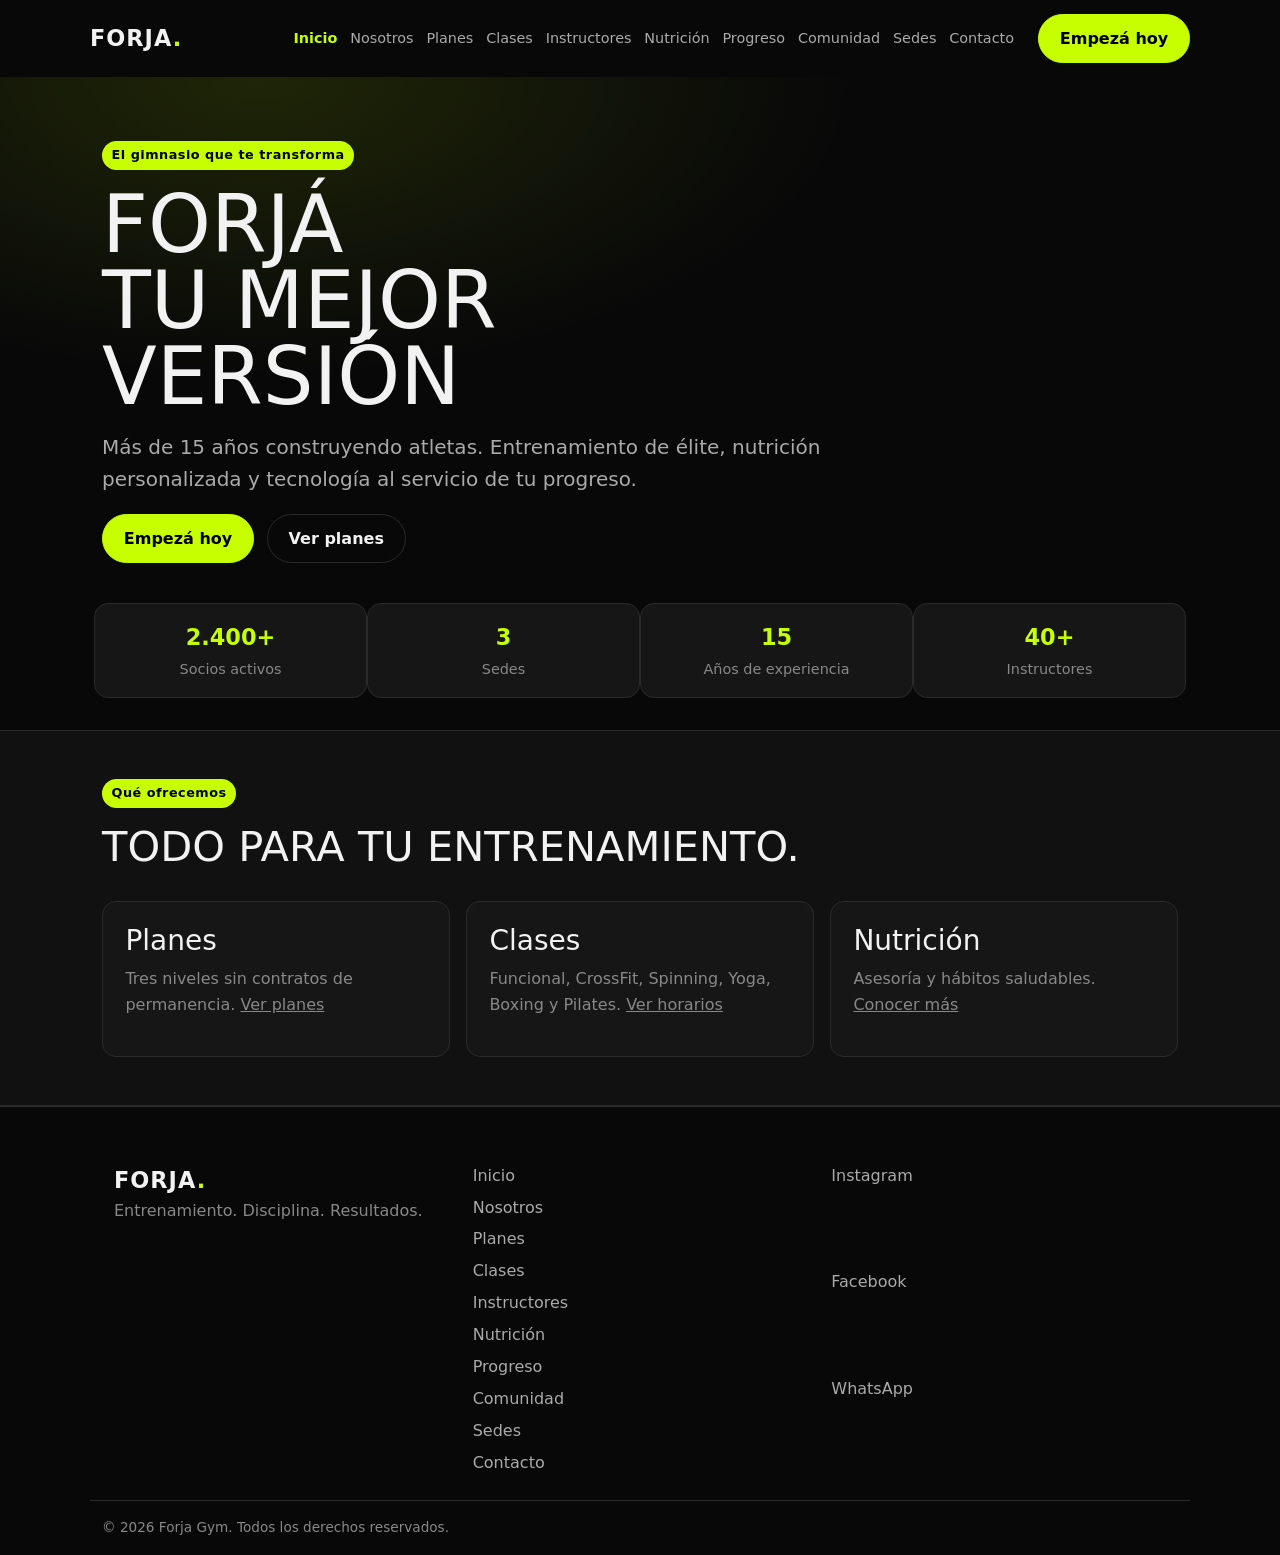
<file: index.html>
<!doctype html>
<html lang="es">
  <head>
    <meta charset="UTF-8" />
    <meta name="viewport" content="width=device-width, initial-scale=1.0" />
    <meta name="description" content="Forja Gym: entrenamiento de fuerza, clases grupales, nutrición y comunidad." />
    <title>Inicio - Forja Gym</title>
    <link href="css/bootstrap.min.css" rel="stylesheet" />
    <link rel="stylesheet" href="css/style.css" />
  </head>
  <body>
    <a class="skip-link" href="#contenido">Saltar al contenido principal</a>
    <header class="site-header">
      <div class="container header-inner">
        <a class="brand" href="index.html">FORJA<span class="brand-dot">.</span></a>
        <nav class="main-nav main-nav-wide" aria-label="Navegación principal">
          <a href="index.html" class="active" aria-current="page">Inicio</a>
          <a href="nosotros.html">Nosotros</a>
          <a href="planes.html">Planes</a>
          <a href="clases.html">Clases</a>
          <a href="instructores.html">Instructores</a>
          <a href="nutricion.html">Nutrición</a>
          <a href="progreso.html">Progreso</a>
          <a href="comunidad.html">Comunidad</a>
          <a href="sedes.html">Sedes</a>
          <a href="contacto.html">Contacto</a>
        </nav>
        <a class="btn btn-primary btn-cta" href="contacto.html">Empezá hoy</a>
        <button type="button" class="hamburger" aria-label="Abrir menú" aria-expanded="false">☰</button>
      </div>
      <nav class="mobile-menu" aria-label="Menú móvil">
        <a href="index.html" class="active" aria-current="page">Inicio</a>
        <a href="nosotros.html">Nosotros</a>
        <a href="planes.html">Planes</a>
        <a href="clases.html">Clases</a>
        <a href="instructores.html">Instructores</a>
        <a href="nutricion.html">Nutrición</a>
        <a href="progreso.html">Progreso</a>
        <a href="comunidad.html">Comunidad</a>
        <a href="sedes.html">Sedes</a>
        <a href="contacto.html">Contacto</a>
        <a class="btn btn-primary" href="contacto.html">Empezá hoy</a>
      </nav>
    </header>
    <main id="contenido">
      <section class="hero">
        <div class="container">
          <span class="kicker">El gimnasio que te transforma</span>
          <h1>FORJÁ<br />TU MEJOR<br />VERSIÓN</h1>
          <p class="lead">
            Más de 15 años construyendo atletas. Entrenamiento de élite, nutrición personalizada y tecnología al
            servicio de tu progreso.
          </p>
          <div class="hero-actions">
            <a class="btn btn-primary" href="contacto.html">Empezá hoy</a>
            <a class="btn btn-ghost" href="planes.html">Ver planes</a>
          </div>
          <div class="stats row g-3">
            <div class="col-6 col-md-3"><strong>2.400+</strong><span>Socios activos</span></div>
            <div class="col-6 col-md-3"><strong>3</strong><span>Sedes</span></div>
            <div class="col-6 col-md-3"><strong>15</strong><span>Años de experiencia</span></div>
            <div class="col-6 col-md-3"><strong>40+</strong><span>Instructores</span></div>
          </div>
        </div>
      </section>
      <section class="section section-alt">
        <div class="container">
          <span class="kicker">Qué ofrecemos</span>
          <h2>TODO PARA TU ENTRENAMIENTO.</h2>

          <div class="row g-3 mt-2">
            <div class="col-md-4">
              <article class="card h-100">
                <h3>Planes</h3>
                <p class="muted">Tres niveles sin contratos de permanencia. <a href="planes.html">Ver planes</a></p>
              </article>
            </div>
            <div class="col-md-4">
              <article class="card h-100">
                <h3>Clases</h3>
                <p class="muted">
                  Funcional, CrossFit, Spinning, Yoga, Boxing y Pilates. <a href="clases.html">Ver horarios</a>
                </p>
              </article>
            </div>
            <div class="col-md-4">
              <article class="card h-100">
                <h3>Nutrición</h3>
                <p class="muted">Asesoría y hábitos saludables. <a href="nutricion.html">Conocer más</a></p>
              </article>
            </div>
          </div>
        </div>
      </section>
    </main>
    <footer class="site-footer">
      <div class="container footer-inner row g-4">
        <div class="col-md-4">
          <strong class="brand">FORJA<span class="brand-dot">.</span></strong>
          <p class="muted">Entrenamiento. Disciplina. Resultados.</p>
        </div>
        <nav class="col-md-4" aria-label="Navegación de pie">
          <a href="index.html">Inicio</a>
          <a href="nosotros.html">Nosotros</a>
          <a href="planes.html">Planes</a>
          <a href="clases.html">Clases</a>
          <a href="instructores.html">Instructores</a>
          <a href="nutricion.html">Nutrición</a>
          <a href="progreso.html">Progreso</a>
          <a href="comunidad.html">Comunidad</a>
          <a href="sedes.html">Sedes</a>
          <a href="contacto.html">Contacto</a>
        </nav>
        <div class="social col-md-4">
          <a href="#" aria-label="Instagram">Instagram</a>
          <a href="#" aria-label="Facebook">Facebook</a>
          <a href="#" aria-label="WhatsApp">WhatsApp</a>
        </div>
      </div>
      <div class="container footer-bottom">
        <p>© 2026 Forja Gym. Todos los derechos reservados.</p>
      </div>
    </footer>
    <script src="js/bootstrap.bundle.min.js"></script>
    <script src="js/main.js"></script>
  </body>
</html>
</file>
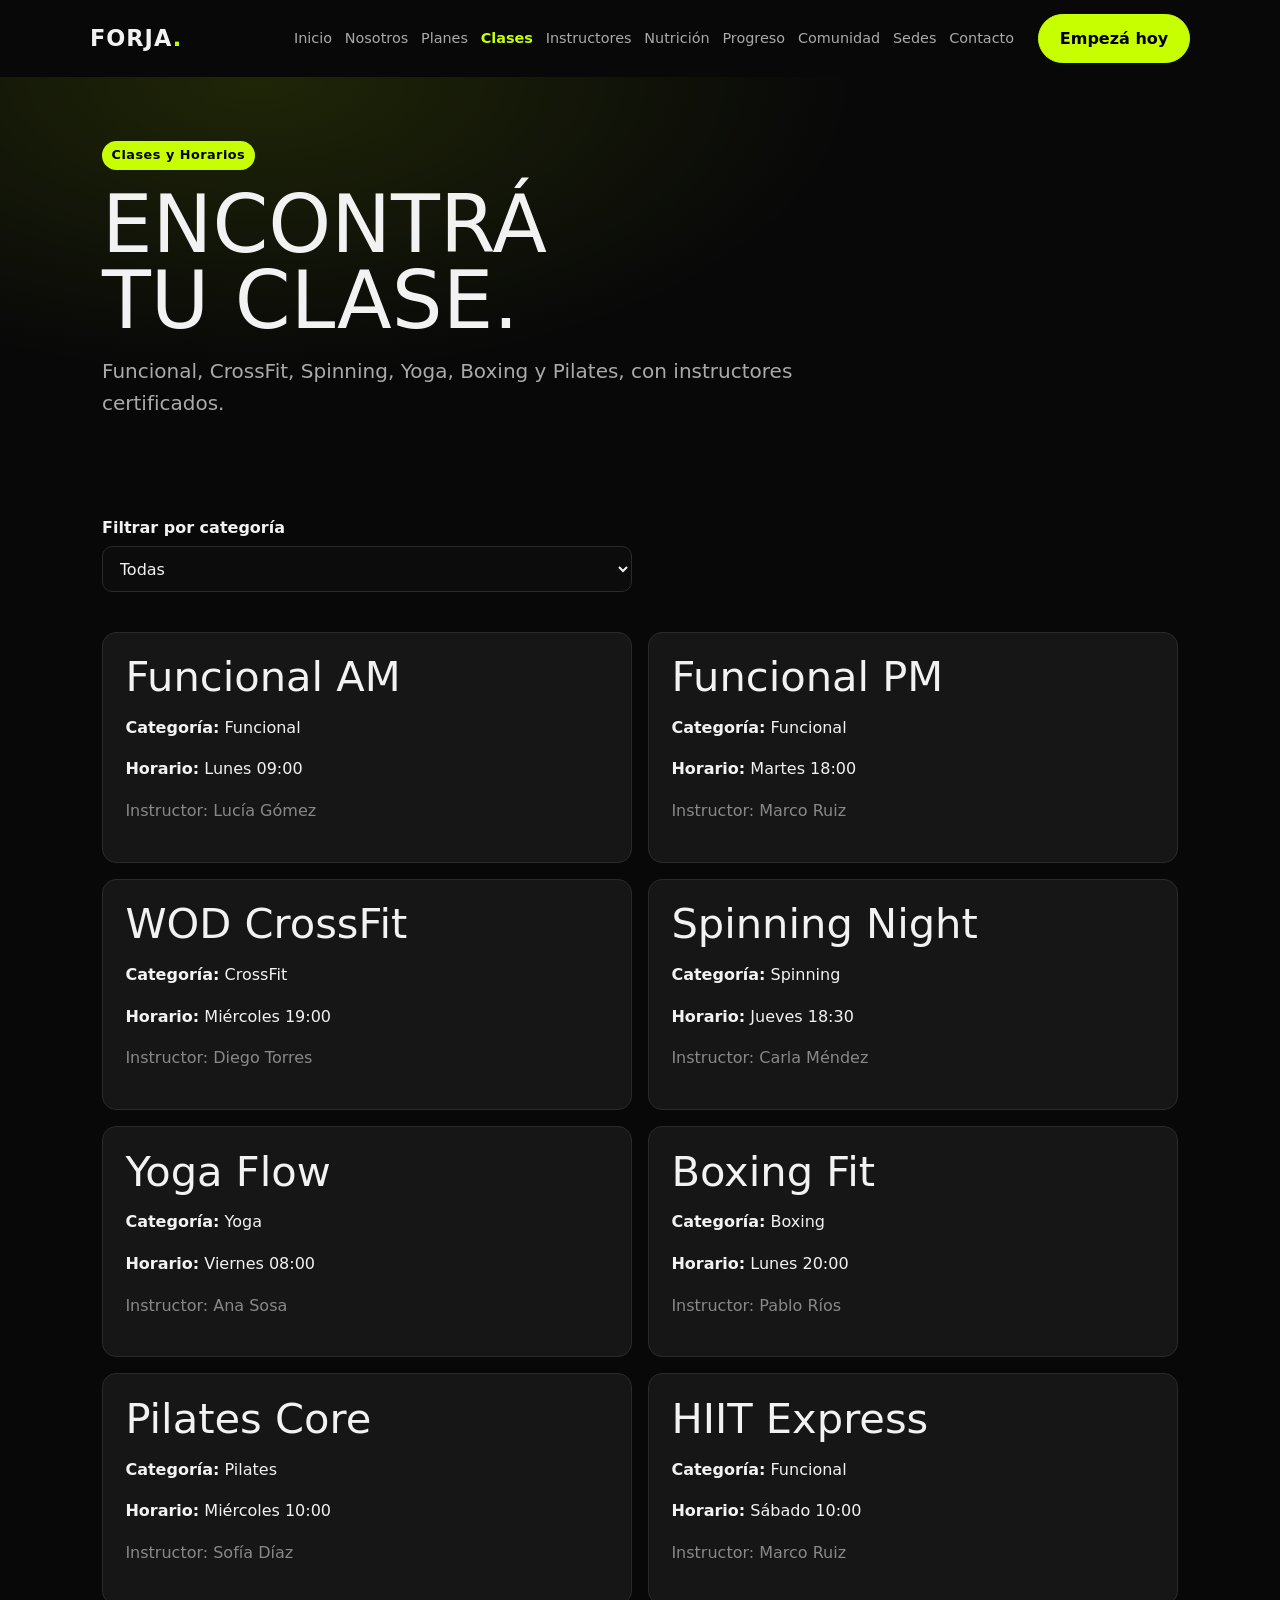
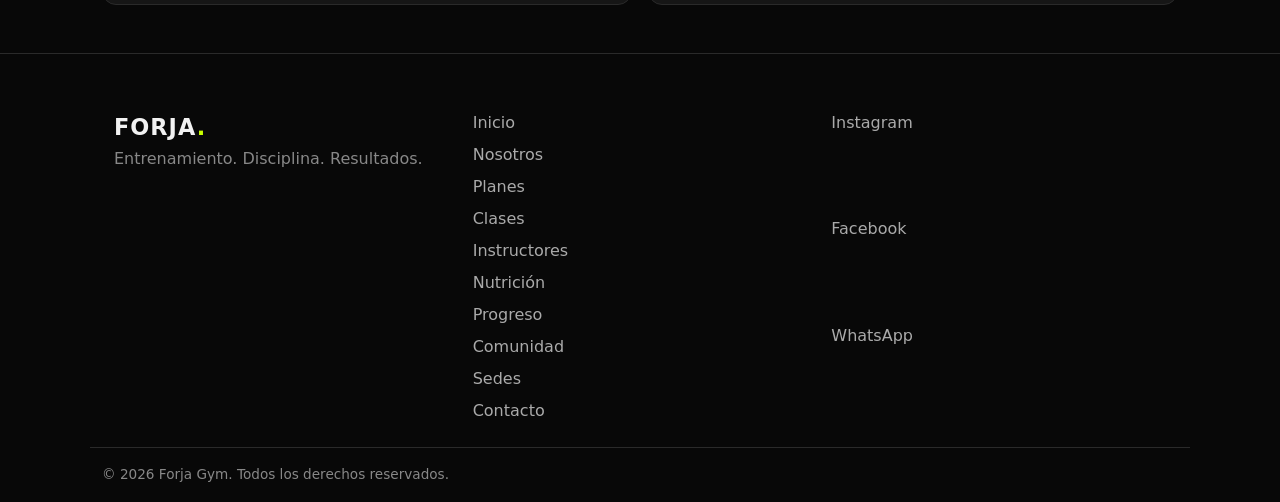
<file: clases.html>
<!doctype html>
<html lang="es">
  <head>
    <meta charset="UTF-8" />
    <meta name="viewport" content="width=device-width, initial-scale=1.0" />
    <meta name="description" content="Clases y horarios de Forja Gym con filtro por categoría." />
    <title>Clases y Horarios - Forja Gym</title>
    <link href="css/bootstrap.min.css" rel="stylesheet" />
    <link rel="stylesheet" href="css/style.css" />
  </head>
  <body>
    <a class="skip-link" href="#contenido">Saltar al contenido principal</a>
    <header class="site-header">
      <div class="container header-inner">
        <a class="brand" href="index.html">FORJA<span class="brand-dot">.</span></a>
        <nav class="main-nav main-nav-wide" aria-label="Navegación principal">
          <a href="index.html">Inicio</a>
          <a href="nosotros.html">Nosotros</a>
          <a href="planes.html">Planes</a>
          <a href="clases.html" class="active" aria-current="page">Clases</a>
          <a href="instructores.html">Instructores</a>
          <a href="nutricion.html">Nutrición</a>
          <a href="progreso.html">Progreso</a>
          <a href="comunidad.html">Comunidad</a>
          <a href="sedes.html">Sedes</a>
          <a href="contacto.html">Contacto</a>
        </nav>
        <a class="btn btn-primary btn-cta" href="contacto.html">Empezá hoy</a>
        <button type="button" class="hamburger" aria-label="Abrir menú" aria-expanded="false">☰</button>
      </div>
      <nav class="mobile-menu" aria-label="Menú móvil">
        <a href="index.html">Inicio</a>
        <a href="nosotros.html">Nosotros</a>
        <a href="planes.html">Planes</a>
        <a href="clases.html" class="active" aria-current="page">Clases</a>
        <a href="instructores.html">Instructores</a>
        <a href="nutricion.html">Nutrición</a>
        <a href="progreso.html">Progreso</a>
        <a href="comunidad.html">Comunidad</a>
        <a href="sedes.html">Sedes</a>
        <a href="contacto.html">Contacto</a>
        <a class="btn btn-primary" href="contacto.html">Empezá hoy</a>
      </nav>
    </header>
    <main id="contenido">
      <section class="hero">
        <div class="container">
          <span class="kicker">Clases y Horarios</span>
          <h1>ENCONTRÁ<br />TU CLASE.</h1>
          <p class="lead">Funcional, CrossFit, Spinning, Yoga, Boxing y Pilates, con instructores certificados.</p>
        </div>
      </section>
      <section class="section">
        <div class="container">
          <div class="row g-3">
            <div class="field col-12 col-md-6">
              <label for="filtro">Filtrar por categoría</label>
              <select id="filtro" name="filtro">
                <option value="">Todas</option>
                <option value="Funcional">Funcional</option>
                <option value="Spinning">Spinning</option>
                <option value="CrossFit">CrossFit</option>
                <option value="Yoga">Yoga</option>
                <option value="Boxing">Boxing</option>
                <option value="Pilates">Pilates</option>
              </select>
            </div>
          </div>
          <div class="cards-grid row g-3">
            <div class="col-md-6" data-categoria="Funcional">
              <article class="card h-100">
                <h2>Funcional AM</h2>
                <p><strong>Categoría:</strong> Funcional</p>
                <p><strong>Horario:</strong> Lunes 09:00</p>
                <p class="muted">Instructor: Lucía Gómez</p>
              </article>
            </div>
            <div class="col-md-6" data-categoria="Funcional">
              <article class="card h-100">
                <h2>Funcional PM</h2>
                <p><strong>Categoría:</strong> Funcional</p>
                <p><strong>Horario:</strong> Martes 18:00</p>
                <p class="muted">Instructor: Marco Ruiz</p>
              </article>
            </div>
            <div class="col-md-6" data-categoria="CrossFit">
              <article class="card h-100">
                <h2>WOD CrossFit</h2>
                <p><strong>Categoría:</strong> CrossFit</p>
                <p><strong>Horario:</strong> Miércoles 19:00</p>
                <p class="muted">Instructor: Diego Torres</p>
              </article>
            </div>
            <div class="col-md-6" data-categoria="Spinning">
              <article class="card h-100">
                <h2>Spinning Night</h2>
                <p><strong>Categoría:</strong> Spinning</p>
                <p><strong>Horario:</strong> Jueves 18:30</p>
                <p class="muted">Instructor: Carla Méndez</p>
              </article>
            </div>
            <div class="col-md-6" data-categoria="Yoga">
              <article class="card h-100">
                <h2>Yoga Flow</h2>
                <p><strong>Categoría:</strong> Yoga</p>
                <p><strong>Horario:</strong> Viernes 08:00</p>
                <p class="muted">Instructor: Ana Sosa</p>
              </article>
            </div>
            <div class="col-md-6" data-categoria="Boxing">
              <article class="card h-100">
                <h2>Boxing Fit</h2>
                <p><strong>Categoría:</strong> Boxing</p>
                <p><strong>Horario:</strong> Lunes 20:00</p>
                <p class="muted">Instructor: Pablo Ríos</p>
              </article>
            </div>
            <div class="col-md-6" data-categoria="Pilates">
              <article class="card h-100">
                <h2>Pilates Core</h2>
                <p><strong>Categoría:</strong> Pilates</p>
                <p><strong>Horario:</strong> Miércoles 10:00</p>
                <p class="muted">Instructor: Sofía Díaz</p>
              </article>
            </div>
            <div class="col-md-6" data-categoria="Funcional">
              <article class="card h-100">
                <h2>HIIT Express</h2>
                <p><strong>Categoría:</strong> Funcional</p>
                <p><strong>Horario:</strong> Sábado 10:00</p>
                <p class="muted">Instructor: Marco Ruiz</p>
              </article>
            </div>
          </div>
        </div>
      </section>
    </main>
    <footer class="site-footer">
      <div class="container footer-inner row g-4">
        <div class="col-md-4">
          <strong class="brand">FORJA<span class="brand-dot">.</span></strong>
          <p class="muted">Entrenamiento. Disciplina. Resultados.</p>
        </div>
        <nav class="col-md-4" aria-label="Navegación de pie">
          <a href="index.html">Inicio</a>
          <a href="nosotros.html">Nosotros</a>
          <a href="planes.html">Planes</a>
          <a href="clases.html">Clases</a>
          <a href="instructores.html">Instructores</a>
          <a href="nutricion.html">Nutrición</a>
          <a href="progreso.html">Progreso</a>
          <a href="comunidad.html">Comunidad</a>
          <a href="sedes.html">Sedes</a>
          <a href="contacto.html">Contacto</a>
        </nav>
        <div class="social col-md-4">
          <a href="#" aria-label="Instagram">Instagram</a>
          <a href="#" aria-label="Facebook">Facebook</a>
          <a href="#" aria-label="WhatsApp">WhatsApp</a>
        </div>
      </div>
      <div class="container footer-bottom">
        <p>© 2026 Forja Gym. Todos los derechos reservados.</p>
      </div>
    </footer>
    <script src="js/bootstrap.bundle.min.js"></script>
    <script src="js/main.js"></script>
  </body>
</html>
</file>
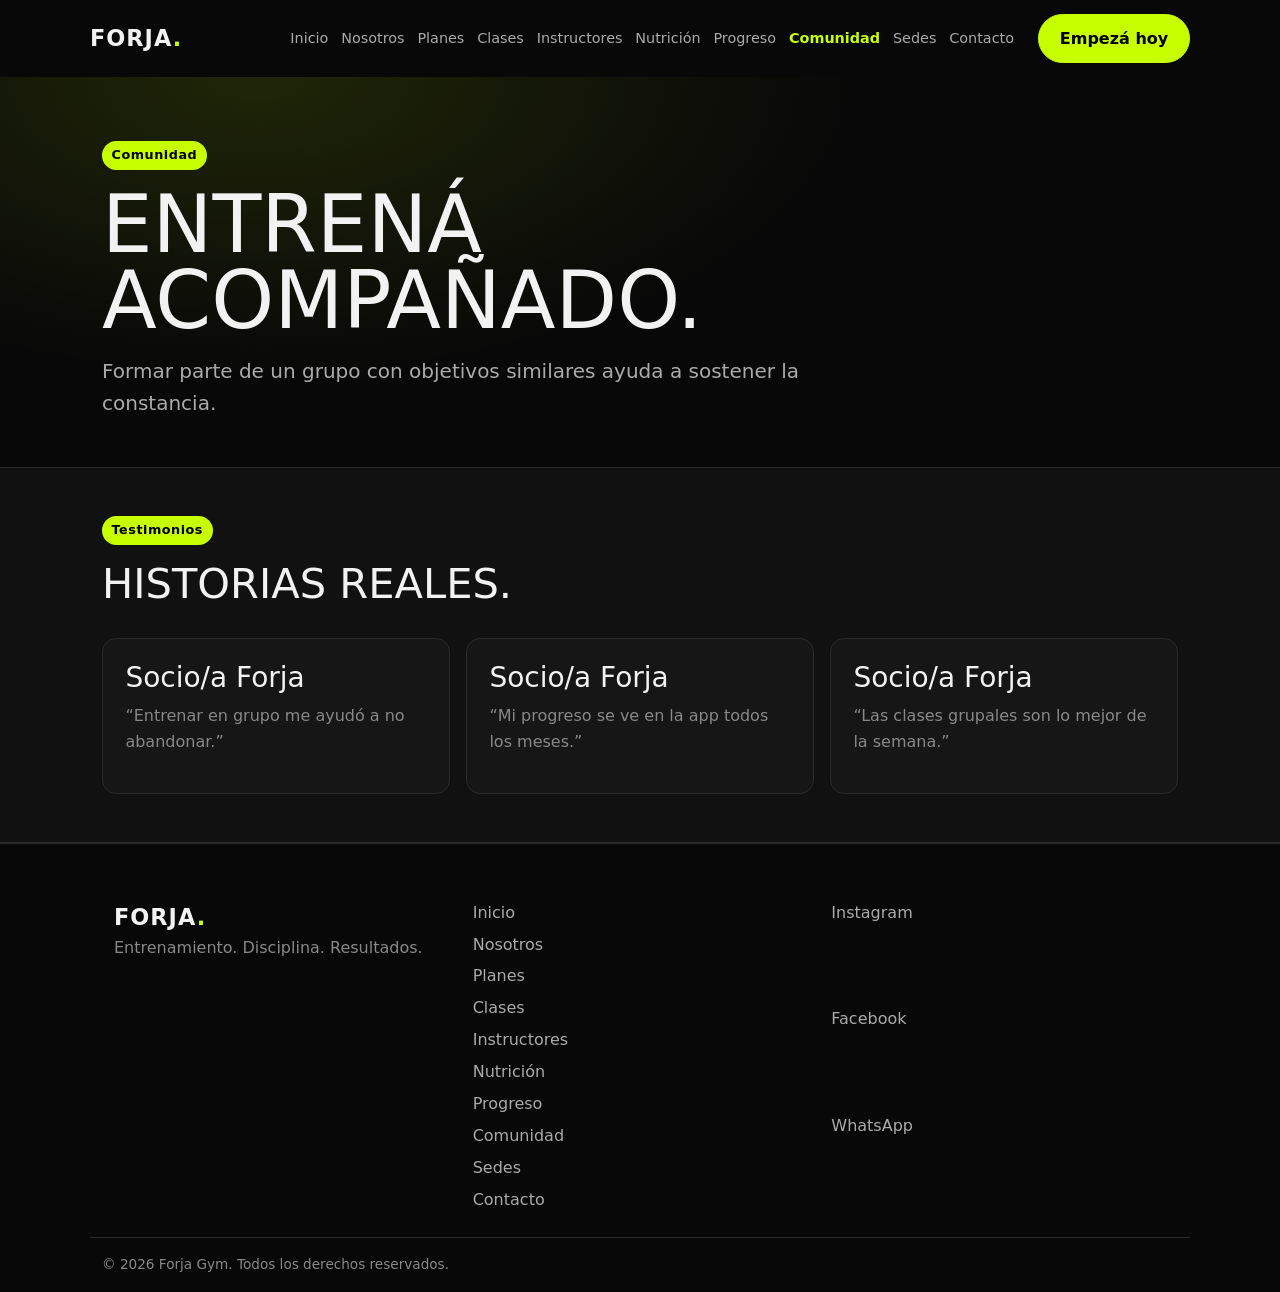
<file: comunidad.html>
<!doctype html>
<html lang="es">
  <head>
    <meta charset="UTF-8" />
    <meta name="viewport" content="width=device-width, initial-scale=1.0" />
    <meta name="description" content="Comunidad y testimonios de socios de Forja Gym." />
    <title>Comunidad - Forja Gym</title>
    <link href="css/bootstrap.min.css" rel="stylesheet" />
    <link rel="stylesheet" href="css/style.css" />
  </head>
  <body>
    <a class="skip-link" href="#contenido">Saltar al contenido principal</a>
    <header class="site-header">
      <div class="container header-inner">
        <a class="brand" href="index.html">FORJA<span class="brand-dot">.</span></a>
        <nav class="main-nav main-nav-wide" aria-label="Navegación principal">
          <a href="index.html">Inicio</a>
          <a href="nosotros.html">Nosotros</a>
          <a href="planes.html">Planes</a>
          <a href="clases.html">Clases</a>
          <a href="instructores.html">Instructores</a>
          <a href="nutricion.html">Nutrición</a>
          <a href="progreso.html">Progreso</a>
          <a href="comunidad.html" class="active" aria-current="page">Comunidad</a>
          <a href="sedes.html">Sedes</a>
          <a href="contacto.html">Contacto</a>
        </nav>
        <a class="btn btn-primary btn-cta" href="contacto.html">Empezá hoy</a>
        <button type="button" class="hamburger" aria-label="Abrir menú" aria-expanded="false">☰</button>
      </div>
      <nav class="mobile-menu" aria-label="Menú móvil">
        <a href="index.html">Inicio</a>
        <a href="nosotros.html">Nosotros</a>
        <a href="planes.html">Planes</a>
        <a href="clases.html">Clases</a>
        <a href="instructores.html">Instructores</a>
        <a href="nutricion.html">Nutrición</a>
        <a href="progreso.html">Progreso</a>
        <a href="comunidad.html" class="active" aria-current="page">Comunidad</a>
        <a href="sedes.html">Sedes</a>
        <a href="contacto.html">Contacto</a>
        <a class="btn btn-primary" href="contacto.html">Empezá hoy</a>
      </nav>
    </header>
    <main id="contenido">
      <section class="hero">
        <div class="container">
          <span class="kicker">Comunidad</span>
          <h1>ENTRENÁ<br />ACOMPAÑADO.</h1>
          <p class="lead">Formar parte de un grupo con objetivos similares ayuda a sostener la constancia.</p>
        </div>
      </section>
      <section class="section section-alt">
        <div class="container">
          <span class="kicker">Testimonios</span>
          <h2>HISTORIAS REALES.</h2>

          <div class="row g-3 mt-2">
            <div class="col-md-4">
              <article class="card h-100">
                <h3>Socio/a Forja</h3>
                <p class="muted">“Entrenar en grupo me ayudó a no abandonar.”</p>
              </article>
            </div>
            <div class="col-md-4">
              <article class="card h-100">
                <h3>Socio/a Forja</h3>
                <p class="muted">“Mi progreso se ve en la app todos los meses.”</p>
              </article>
            </div>
            <div class="col-md-4">
              <article class="card h-100">
                <h3>Socio/a Forja</h3>
                <p class="muted">“Las clases grupales son lo mejor de la semana.”</p>
              </article>
            </div>
          </div>
        </div>
      </section>
    </main>
    <footer class="site-footer">
      <div class="container footer-inner row g-4">
        <div class="col-md-4">
          <strong class="brand">FORJA<span class="brand-dot">.</span></strong>
          <p class="muted">Entrenamiento. Disciplina. Resultados.</p>
        </div>
        <nav class="col-md-4" aria-label="Navegación de pie">
          <a href="index.html">Inicio</a>
          <a href="nosotros.html">Nosotros</a>
          <a href="planes.html">Planes</a>
          <a href="clases.html">Clases</a>
          <a href="instructores.html">Instructores</a>
          <a href="nutricion.html">Nutrición</a>
          <a href="progreso.html">Progreso</a>
          <a href="comunidad.html">Comunidad</a>
          <a href="sedes.html">Sedes</a>
          <a href="contacto.html">Contacto</a>
        </nav>
        <div class="social col-md-4">
          <a href="#" aria-label="Instagram">Instagram</a>
          <a href="#" aria-label="Facebook">Facebook</a>
          <a href="#" aria-label="WhatsApp">WhatsApp</a>
        </div>
      </div>
      <div class="container footer-bottom">
        <p>© 2026 Forja Gym. Todos los derechos reservados.</p>
      </div>
    </footer>
    <script src="js/bootstrap.bundle.min.js"></script>
    <script src="js/main.js"></script>
  </body>
</html>
</file>
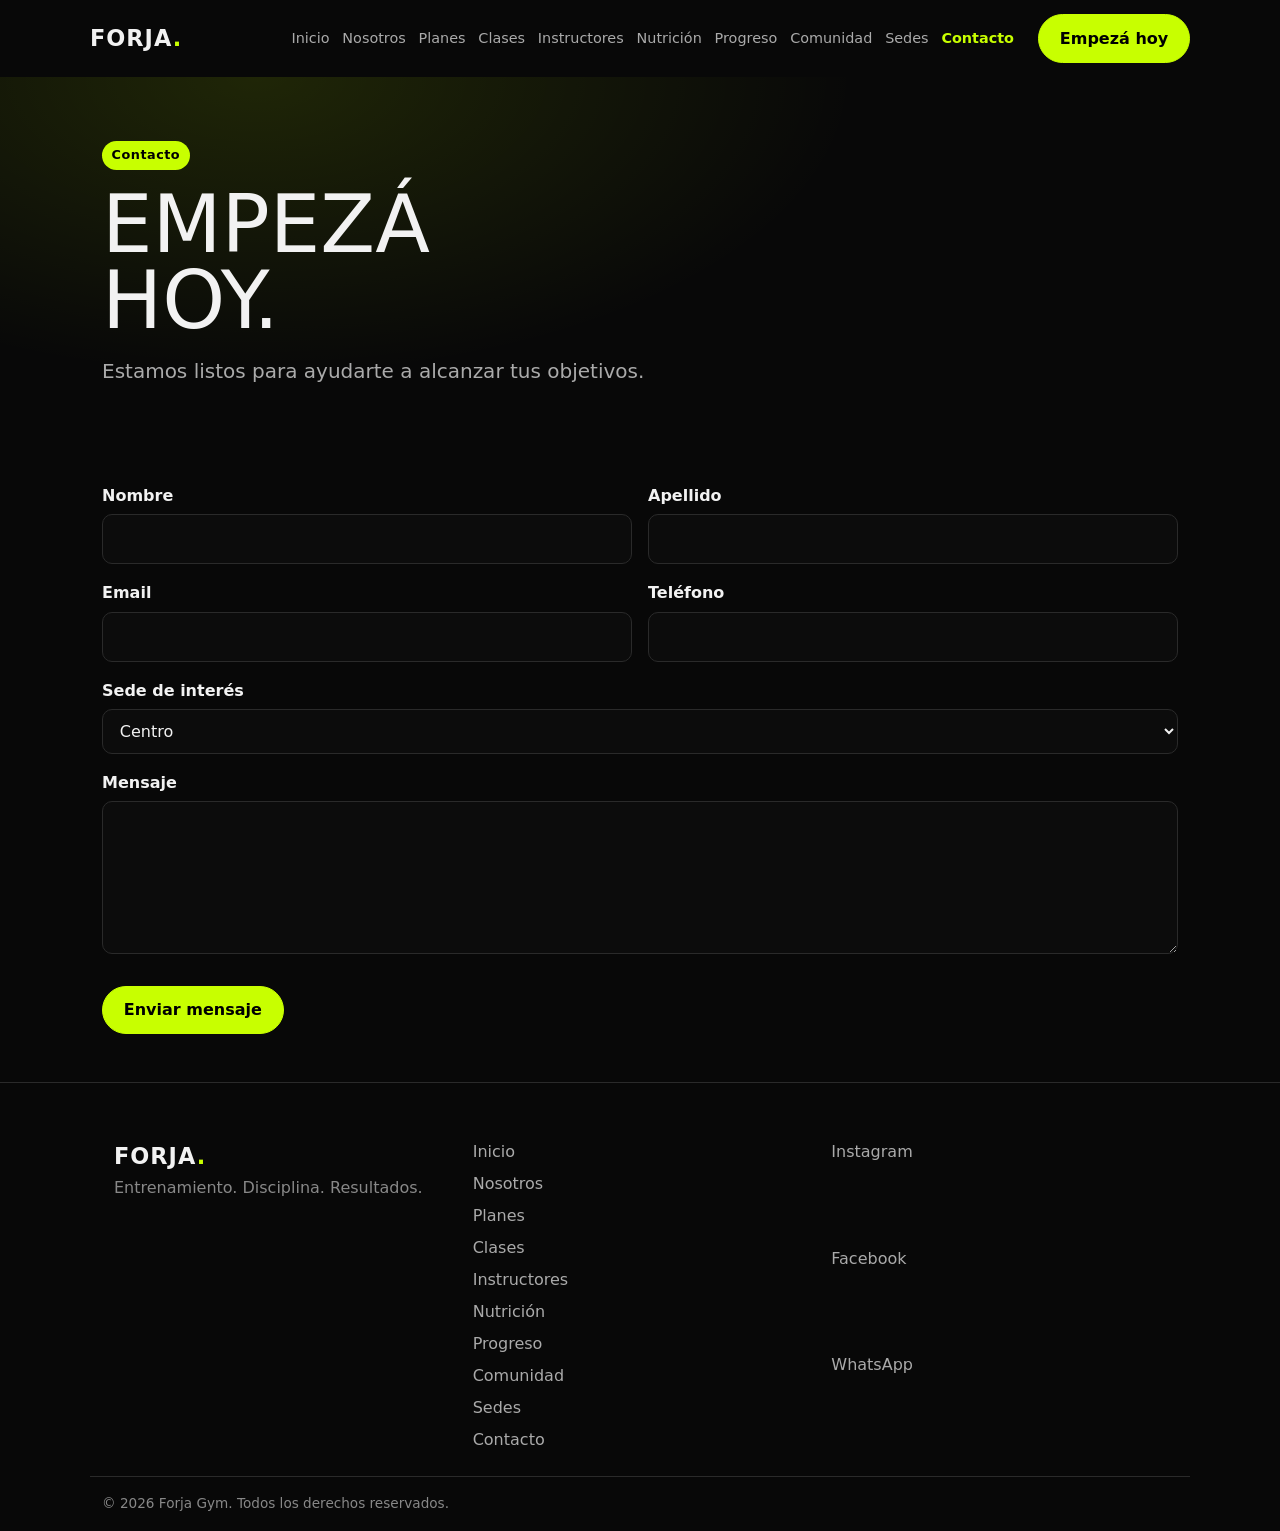
<file: contacto.html>
<!doctype html>
<html lang="es">
  <head>
    <meta charset="UTF-8" />
    <meta name="viewport" content="width=device-width, initial-scale=1.0" />
    <meta name="description" content="Contactá a Forja Gym y empezá a entrenar." />
    <title>Contacto - Forja Gym</title>
    <link href="css/bootstrap.min.css" rel="stylesheet" />
    <link rel="stylesheet" href="css/style.css" />
  </head>
  <body>
    <a class="skip-link" href="#contenido">Saltar al contenido principal</a>
    <header class="site-header">
      <div class="container header-inner">
        <a class="brand" href="index.html">FORJA<span class="brand-dot">.</span></a>
        <nav class="main-nav main-nav-wide" aria-label="Navegación principal">
          <a href="index.html">Inicio</a>
          <a href="nosotros.html">Nosotros</a>
          <a href="planes.html">Planes</a>
          <a href="clases.html">Clases</a>
          <a href="instructores.html">Instructores</a>
          <a href="nutricion.html">Nutrición</a>
          <a href="progreso.html">Progreso</a>
          <a href="comunidad.html">Comunidad</a>
          <a href="sedes.html">Sedes</a>
          <a href="contacto.html" class="active" aria-current="page">Contacto</a>
        </nav>
        <a class="btn btn-primary btn-cta" href="contacto.html">Empezá hoy</a>
        <button type="button" class="hamburger" aria-label="Abrir menú" aria-expanded="false">☰</button>
      </div>
      <nav class="mobile-menu" aria-label="Menú móvil">
        <a href="index.html">Inicio</a>
        <a href="nosotros.html">Nosotros</a>
        <a href="planes.html">Planes</a>
        <a href="clases.html">Clases</a>
        <a href="instructores.html">Instructores</a>
        <a href="nutricion.html">Nutrición</a>
        <a href="progreso.html">Progreso</a>
        <a href="comunidad.html">Comunidad</a>
        <a href="sedes.html">Sedes</a>
        <a href="contacto.html" class="active" aria-current="page">Contacto</a>
        <a class="btn btn-primary" href="contacto.html">Empezá hoy</a>
      </nav>
    </header>
    <main id="contenido">
      <section class="hero">
        <div class="container">
          <span class="kicker">Contacto</span>
          <h1>EMPEZÁ<br />HOY.</h1>
          <p class="lead">Estamos listos para ayudarte a alcanzar tus objetivos.</p>
        </div>
      </section>
      <section class="section">
        <div class="container">
          <form class="form" action="#" method="post">
            <div class="row g-3">
              <div class="field col-md-6">
                <label for="nombre">Nombre</label
                ><input type="text" id="nombre" name="nombre" autocomplete="given-name" required />
              </div>
              <div class="field col-md-6">
                <label for="apellido">Apellido</label
                ><input type="text" id="apellido" name="apellido" autocomplete="family-name" required />
              </div>
              <div class="field col-md-6">
                <label for="email">Email</label
                ><input type="email" id="email" name="email" autocomplete="email" required />
              </div>
              <div class="field col-md-6">
                <label for="telefono">Teléfono</label
                ><input type="tel" id="telefono" name="telefono" autocomplete="tel" />
              </div>
              <div class="field col-12">
                <label for="sede">Sede de interés</label
                ><select id="sede" name="sede">
                  <option value="Centro">Centro</option>
                  <option value="Norte">Norte</option>
                  <option value="Sur">Sur</option>
                </select>
              </div>
              <div class="field col-12">
                <label for="mensaje">Mensaje</label><textarea id="mensaje" name="mensaje" rows="5" required></textarea>
              </div>
            </div>
            <div class="form-actions mt-3"><button type="submit" class="btn btn-primary">Enviar mensaje</button></div>
          </form>
        </div>
      </section>
    </main>
    <footer class="site-footer">
      <div class="container footer-inner row g-4">
        <div class="col-md-4">
          <strong class="brand">FORJA<span class="brand-dot">.</span></strong>
          <p class="muted">Entrenamiento. Disciplina. Resultados.</p>
        </div>
        <nav class="col-md-4" aria-label="Navegación de pie">
          <a href="index.html">Inicio</a>
          <a href="nosotros.html">Nosotros</a>
          <a href="planes.html">Planes</a>
          <a href="clases.html">Clases</a>
          <a href="instructores.html">Instructores</a>
          <a href="nutricion.html">Nutrición</a>
          <a href="progreso.html">Progreso</a>
          <a href="comunidad.html">Comunidad</a>
          <a href="sedes.html">Sedes</a>
          <a href="contacto.html">Contacto</a>
        </nav>
        <div class="social col-md-4">
          <a href="#" aria-label="Instagram">Instagram</a>
          <a href="#" aria-label="Facebook">Facebook</a>
          <a href="#" aria-label="WhatsApp">WhatsApp</a>
        </div>
      </div>
      <div class="container footer-bottom">
        <p>© 2026 Forja Gym. Todos los derechos reservados.</p>
      </div>
    </footer>
    <script src="js/bootstrap.bundle.min.js"></script>
    <script src="js/main.js"></script>
  </body>
</html>
</file>
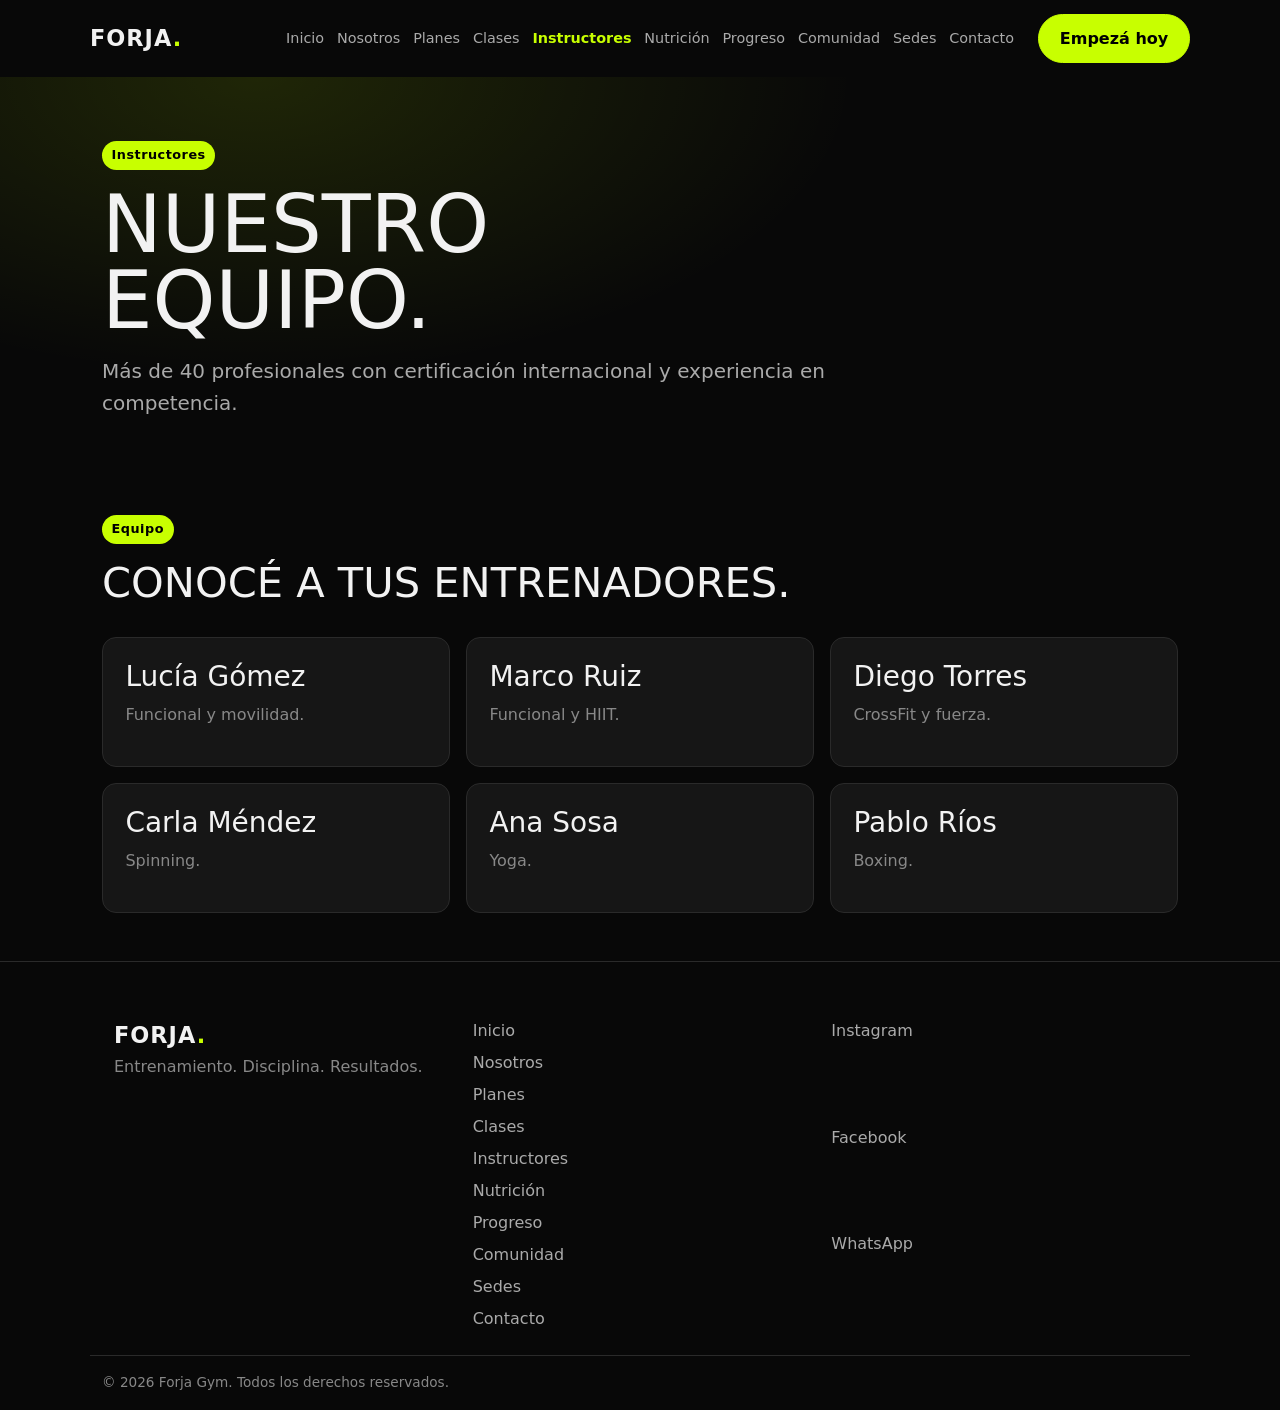
<file: instructores.html>
<!doctype html>
<html lang="es">
  <head>
    <meta charset="UTF-8" />
    <meta name="viewport" content="width=device-width, initial-scale=1.0" />
    <meta name="description" content="Equipo de instructores certificados de Forja Gym." />
    <title>Instructores - Forja Gym</title>
    <link href="css/bootstrap.min.css" rel="stylesheet" />
    <link rel="stylesheet" href="css/style.css" />
  </head>
  <body>
    <a class="skip-link" href="#contenido">Saltar al contenido principal</a>
    <header class="site-header">
      <div class="container header-inner">
        <a class="brand" href="index.html">FORJA<span class="brand-dot">.</span></a>
        <nav class="main-nav main-nav-wide" aria-label="Navegación principal">
          <a href="index.html">Inicio</a>
          <a href="nosotros.html">Nosotros</a>
          <a href="planes.html">Planes</a>
          <a href="clases.html">Clases</a>
          <a href="instructores.html" class="active" aria-current="page">Instructores</a>
          <a href="nutricion.html">Nutrición</a>
          <a href="progreso.html">Progreso</a>
          <a href="comunidad.html">Comunidad</a>
          <a href="sedes.html">Sedes</a>
          <a href="contacto.html">Contacto</a>
        </nav>
        <a class="btn btn-primary btn-cta" href="contacto.html">Empezá hoy</a>
        <button type="button" class="hamburger" aria-label="Abrir menú" aria-expanded="false">☰</button>
      </div>
      <nav class="mobile-menu" aria-label="Menú móvil">
        <a href="index.html">Inicio</a>
        <a href="nosotros.html">Nosotros</a>
        <a href="planes.html">Planes</a>
        <a href="clases.html">Clases</a>
        <a href="instructores.html" class="active" aria-current="page">Instructores</a>
        <a href="nutricion.html">Nutrición</a>
        <a href="progreso.html">Progreso</a>
        <a href="comunidad.html">Comunidad</a>
        <a href="sedes.html">Sedes</a>
        <a href="contacto.html">Contacto</a>
        <a class="btn btn-primary" href="contacto.html">Empezá hoy</a>
      </nav>
    </header>
    <main id="contenido">
      <section class="hero">
        <div class="container">
          <span class="kicker">Instructores</span>
          <h1>NUESTRO<br />EQUIPO.</h1>
          <p class="lead">Más de 40 profesionales con certificación internacional y experiencia en competencia.</p>
        </div>
      </section>
      <section class="section">
        <div class="container">
          <span class="kicker">Equipo</span>
          <h2>CONOCÉ A TUS ENTRENADORES.</h2>

          <div class="row g-3 mt-2">
            <div class="col-md-4 col-sm-6">
              <article class="card h-100">
                <h3>Lucía Gómez</h3>
                <p class="muted">Funcional y movilidad.</p>
              </article>
            </div>
            <div class="col-md-4 col-sm-6">
              <article class="card h-100">
                <h3>Marco Ruiz</h3>
                <p class="muted">Funcional y HIIT.</p>
              </article>
            </div>
            <div class="col-md-4 col-sm-6">
              <article class="card h-100">
                <h3>Diego Torres</h3>
                <p class="muted">CrossFit y fuerza.</p>
              </article>
            </div>
            <div class="col-md-4 col-sm-6">
              <article class="card h-100">
                <h3>Carla Méndez</h3>
                <p class="muted">Spinning.</p>
              </article>
            </div>
            <div class="col-md-4 col-sm-6">
              <article class="card h-100">
                <h3>Ana Sosa</h3>
                <p class="muted">Yoga.</p>
              </article>
            </div>
            <div class="col-md-4 col-sm-6">
              <article class="card h-100">
                <h3>Pablo Ríos</h3>
                <p class="muted">Boxing.</p>
              </article>
            </div>
          </div>
        </div>
      </section>
    </main>
    <footer class="site-footer">
      <div class="container footer-inner row g-4">
        <div class="col-md-4">
          <strong class="brand">FORJA<span class="brand-dot">.</span></strong>
          <p class="muted">Entrenamiento. Disciplina. Resultados.</p>
        </div>
        <nav class="col-md-4" aria-label="Navegación de pie">
          <a href="index.html">Inicio</a>
          <a href="nosotros.html">Nosotros</a>
          <a href="planes.html">Planes</a>
          <a href="clases.html">Clases</a>
          <a href="instructores.html">Instructores</a>
          <a href="nutricion.html">Nutrición</a>
          <a href="progreso.html">Progreso</a>
          <a href="comunidad.html">Comunidad</a>
          <a href="sedes.html">Sedes</a>
          <a href="contacto.html">Contacto</a>
        </nav>
        <div class="social col-md-4">
          <a href="#" aria-label="Instagram">Instagram</a>
          <a href="#" aria-label="Facebook">Facebook</a>
          <a href="#" aria-label="WhatsApp">WhatsApp</a>
        </div>
      </div>
      <div class="container footer-bottom">
        <p>© 2026 Forja Gym. Todos los derechos reservados.</p>
      </div>
    </footer>
    <script src="js/bootstrap.bundle.min.js"></script>
    <script src="js/main.js"></script>
  </body>
</html>
</file>
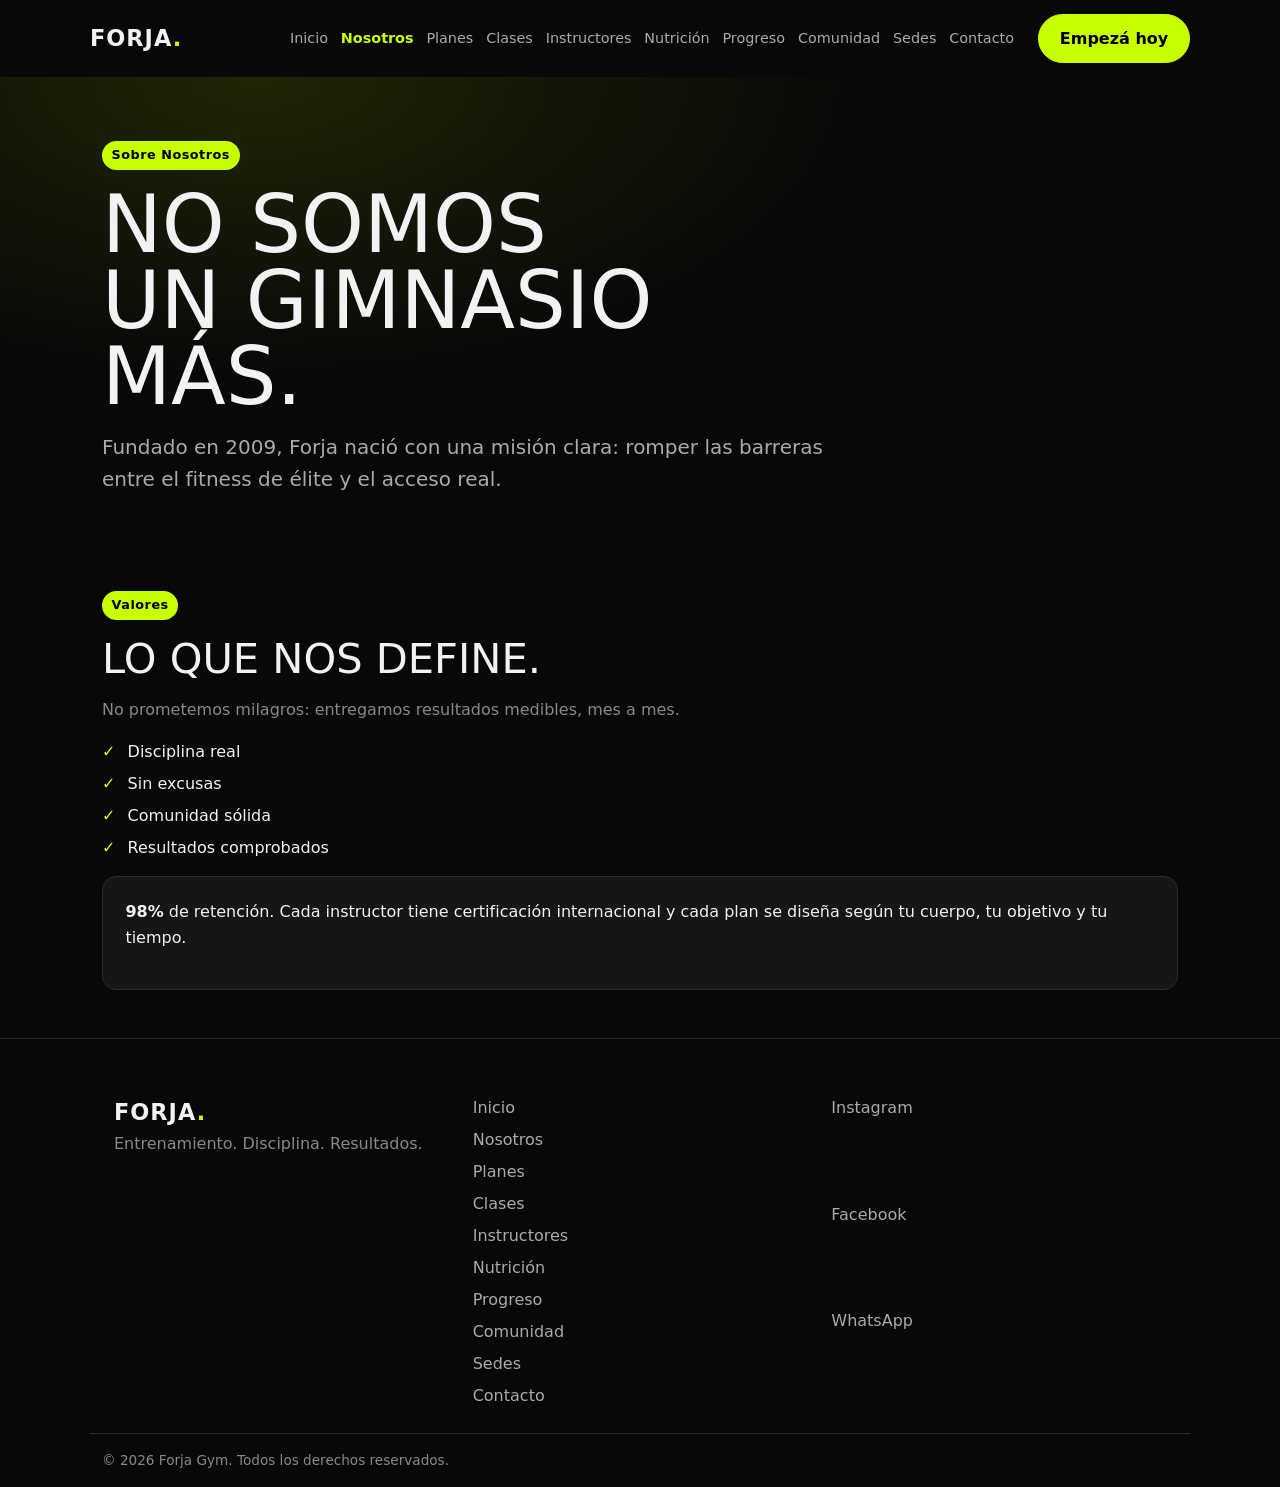
<file: nosotros.html>
<!doctype html>
<html lang="es">
  <head>
    <meta charset="UTF-8" />
    <meta name="viewport" content="width=device-width, initial-scale=1.0" />
    <meta name="description" content="Historia, valores y equipo de Forja Gym." />
    <title>Nosotros - Forja Gym</title>
    <link href="css/bootstrap.min.css" rel="stylesheet" />
    <link rel="stylesheet" href="css/style.css" />
  </head>
  <body>
    <a class="skip-link" href="#contenido">Saltar al contenido principal</a>
    <header class="site-header">
      <div class="container header-inner">
        <a class="brand" href="index.html">FORJA<span class="brand-dot">.</span></a>
        <nav class="main-nav main-nav-wide" aria-label="Navegación principal">
          <a href="index.html">Inicio</a>
          <a href="nosotros.html" class="active" aria-current="page">Nosotros</a>
          <a href="planes.html">Planes</a>
          <a href="clases.html">Clases</a>
          <a href="instructores.html">Instructores</a>
          <a href="nutricion.html">Nutrición</a>
          <a href="progreso.html">Progreso</a>
          <a href="comunidad.html">Comunidad</a>
          <a href="sedes.html">Sedes</a>
          <a href="contacto.html">Contacto</a>
        </nav>
        <a class="btn btn-primary btn-cta" href="contacto.html">Empezá hoy</a>
        <button type="button" class="hamburger" aria-label="Abrir menú" aria-expanded="false">☰</button>
      </div>
      <nav class="mobile-menu" aria-label="Menú móvil">
        <a href="index.html">Inicio</a>
        <a href="nosotros.html" class="active" aria-current="page">Nosotros</a>
        <a href="planes.html">Planes</a>
        <a href="clases.html">Clases</a>
        <a href="instructores.html">Instructores</a>
        <a href="nutricion.html">Nutrición</a>
        <a href="progreso.html">Progreso</a>
        <a href="comunidad.html">Comunidad</a>
        <a href="sedes.html">Sedes</a>
        <a href="contacto.html">Contacto</a>
        <a class="btn btn-primary" href="contacto.html">Empezá hoy</a>
      </nav>
    </header>
    <main id="contenido">
      <section class="hero">
        <div class="container">
          <span class="kicker">Sobre Nosotros</span>
          <h1>NO SOMOS<br />UN GIMNASIO<br />MÁS.</h1>
          <p class="lead">
            Fundado en 2009, Forja nació con una misión clara: romper las barreras entre el fitness de élite y el acceso
            real.
          </p>
        </div>
      </section>
      <section class="section">
        <div class="container">
          <span class="kicker">Valores</span>
          <h2>LO QUE NOS DEFINE.</h2>
          <p class="muted">No prometemos milagros: entregamos resultados medibles, mes a mes.</p>
          <ul class="checklist">
            <li>Disciplina real</li>
            <li>Sin excusas</li>
            <li>Comunidad sólida</li>
            <li>Resultados comprobados</li>
          </ul>
          <div class="card">
            <p>
              <strong>98%</strong> de retención. Cada instructor tiene certificación internacional y cada plan se diseña
              según tu cuerpo, tu objetivo y tu tiempo.
            </p>
          </div>
        </div>
      </section>
    </main>
    <footer class="site-footer">
      <div class="container footer-inner row g-4">
        <div class="col-md-4">
          <strong class="brand">FORJA<span class="brand-dot">.</span></strong>
          <p class="muted">Entrenamiento. Disciplina. Resultados.</p>
        </div>
        <nav class="col-md-4" aria-label="Navegación de pie">
          <a href="index.html">Inicio</a>
          <a href="nosotros.html">Nosotros</a>
          <a href="planes.html">Planes</a>
          <a href="clases.html">Clases</a>
          <a href="instructores.html">Instructores</a>
          <a href="nutricion.html">Nutrición</a>
          <a href="progreso.html">Progreso</a>
          <a href="comunidad.html">Comunidad</a>
          <a href="sedes.html">Sedes</a>
          <a href="contacto.html">Contacto</a>
        </nav>
        <div class="social col-md-4">
          <a href="#" aria-label="Instagram">Instagram</a>
          <a href="#" aria-label="Facebook">Facebook</a>
          <a href="#" aria-label="WhatsApp">WhatsApp</a>
        </div>
      </div>
      <div class="container footer-bottom">
        <p>© 2026 Forja Gym. Todos los derechos reservados.</p>
      </div>
    </footer>
    <script src="js/bootstrap.bundle.min.js"></script>
    <script src="js/main.js"></script>
  </body>
</html>
</file>
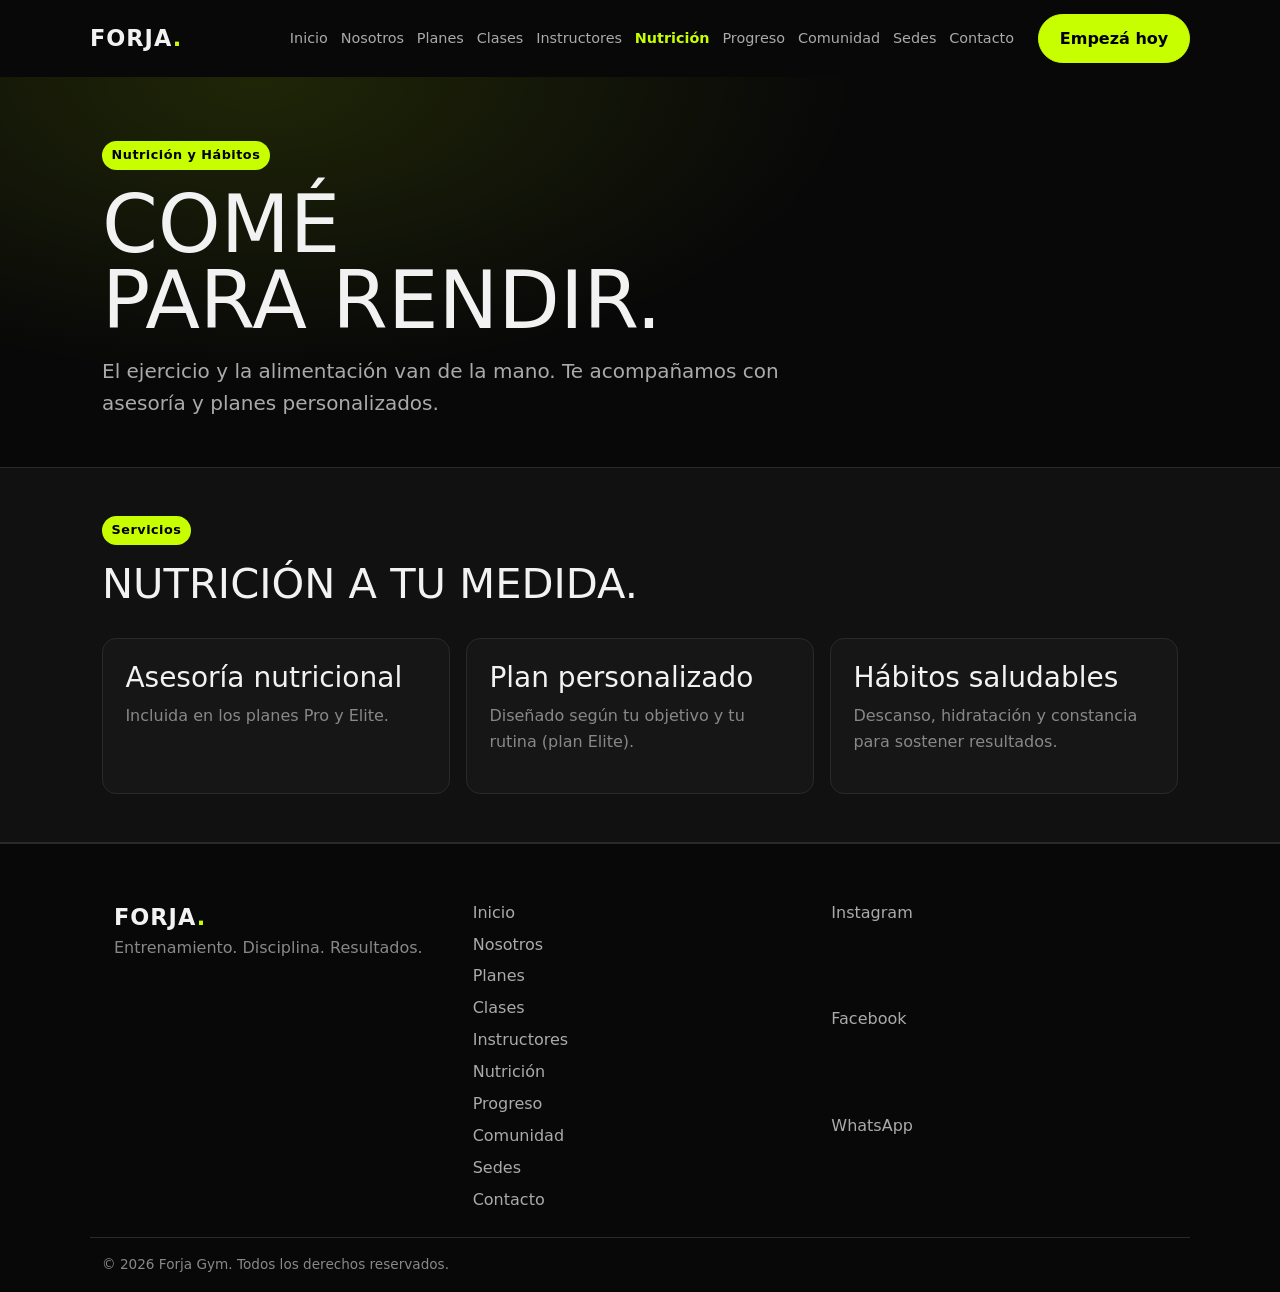
<file: nutricion.html>
<!doctype html>
<html lang="es">
  <head>
    <meta charset="UTF-8" />
    <meta name="viewport" content="width=device-width, initial-scale=1.0" />
    <meta name="description" content="Asesoría nutricional y hábitos saludables en Forja Gym." />
    <title>Nutrición y Hábitos Saludables - Forja Gym</title>
    <link href="css/bootstrap.min.css" rel="stylesheet" />
    <link rel="stylesheet" href="css/style.css" />
  </head>
  <body>
    <a class="skip-link" href="#contenido">Saltar al contenido principal</a>
    <header class="site-header">
      <div class="container header-inner">
        <a class="brand" href="index.html">FORJA<span class="brand-dot">.</span></a>
        <nav class="main-nav main-nav-wide" aria-label="Navegación principal">
          <a href="index.html">Inicio</a>
          <a href="nosotros.html">Nosotros</a>
          <a href="planes.html">Planes</a>
          <a href="clases.html">Clases</a>
          <a href="instructores.html">Instructores</a>
          <a href="nutricion.html" class="active" aria-current="page">Nutrición</a>
          <a href="progreso.html">Progreso</a>
          <a href="comunidad.html">Comunidad</a>
          <a href="sedes.html">Sedes</a>
          <a href="contacto.html">Contacto</a>
        </nav>
        <a class="btn btn-primary btn-cta" href="contacto.html">Empezá hoy</a>
        <button type="button" class="hamburger" aria-label="Abrir menú" aria-expanded="false">☰</button>
      </div>
      <nav class="mobile-menu" aria-label="Menú móvil">
        <a href="index.html">Inicio</a>
        <a href="nosotros.html">Nosotros</a>
        <a href="planes.html">Planes</a>
        <a href="clases.html">Clases</a>
        <a href="instructores.html">Instructores</a>
        <a href="nutricion.html" class="active" aria-current="page">Nutrición</a>
        <a href="progreso.html">Progreso</a>
        <a href="comunidad.html">Comunidad</a>
        <a href="sedes.html">Sedes</a>
        <a href="contacto.html">Contacto</a>
        <a class="btn btn-primary" href="contacto.html">Empezá hoy</a>
      </nav>
    </header>
    <main id="contenido">
      <section class="hero">
        <div class="container">
          <span class="kicker">Nutrición y Hábitos</span>
          <h1>COMÉ<br />PARA RENDIR.</h1>
          <p class="lead">
            El ejercicio y la alimentación van de la mano. Te acompañamos con asesoría y planes personalizados.
          </p>
        </div>
      </section>
      <section class="section section-alt">
        <div class="container">
          <span class="kicker">Servicios</span>
          <h2>NUTRICIÓN A TU MEDIDA.</h2>

          <div class="row g-3 mt-2">
            <div class="col-md-4">
              <article class="card h-100">
                <h3>Asesoría nutricional</h3>
                <p class="muted">Incluida en los planes Pro y Elite.</p>
              </article>
            </div>
            <div class="col-md-4">
              <article class="card h-100">
                <h3>Plan personalizado</h3>
                <p class="muted">Diseñado según tu objetivo y tu rutina (plan Elite).</p>
              </article>
            </div>
            <div class="col-md-4">
              <article class="card h-100">
                <h3>Hábitos saludables</h3>
                <p class="muted">Descanso, hidratación y constancia para sostener resultados.</p>
              </article>
            </div>
          </div>
        </div>
      </section>
    </main>
    <footer class="site-footer">
      <div class="container footer-inner row g-4">
        <div class="col-md-4">
          <strong class="brand">FORJA<span class="brand-dot">.</span></strong>
          <p class="muted">Entrenamiento. Disciplina. Resultados.</p>
        </div>
        <nav class="col-md-4" aria-label="Navegación de pie">
          <a href="index.html">Inicio</a>
          <a href="nosotros.html">Nosotros</a>
          <a href="planes.html">Planes</a>
          <a href="clases.html">Clases</a>
          <a href="instructores.html">Instructores</a>
          <a href="nutricion.html">Nutrición</a>
          <a href="progreso.html">Progreso</a>
          <a href="comunidad.html">Comunidad</a>
          <a href="sedes.html">Sedes</a>
          <a href="contacto.html">Contacto</a>
        </nav>
        <div class="social col-md-4">
          <a href="#" aria-label="Instagram">Instagram</a>
          <a href="#" aria-label="Facebook">Facebook</a>
          <a href="#" aria-label="WhatsApp">WhatsApp</a>
        </div>
      </div>
      <div class="container footer-bottom">
        <p>© 2026 Forja Gym. Todos los derechos reservados.</p>
      </div>
    </footer>
    <script src="js/bootstrap.bundle.min.js"></script>
    <script src="js/main.js"></script>
  </body>
</html>
</file>
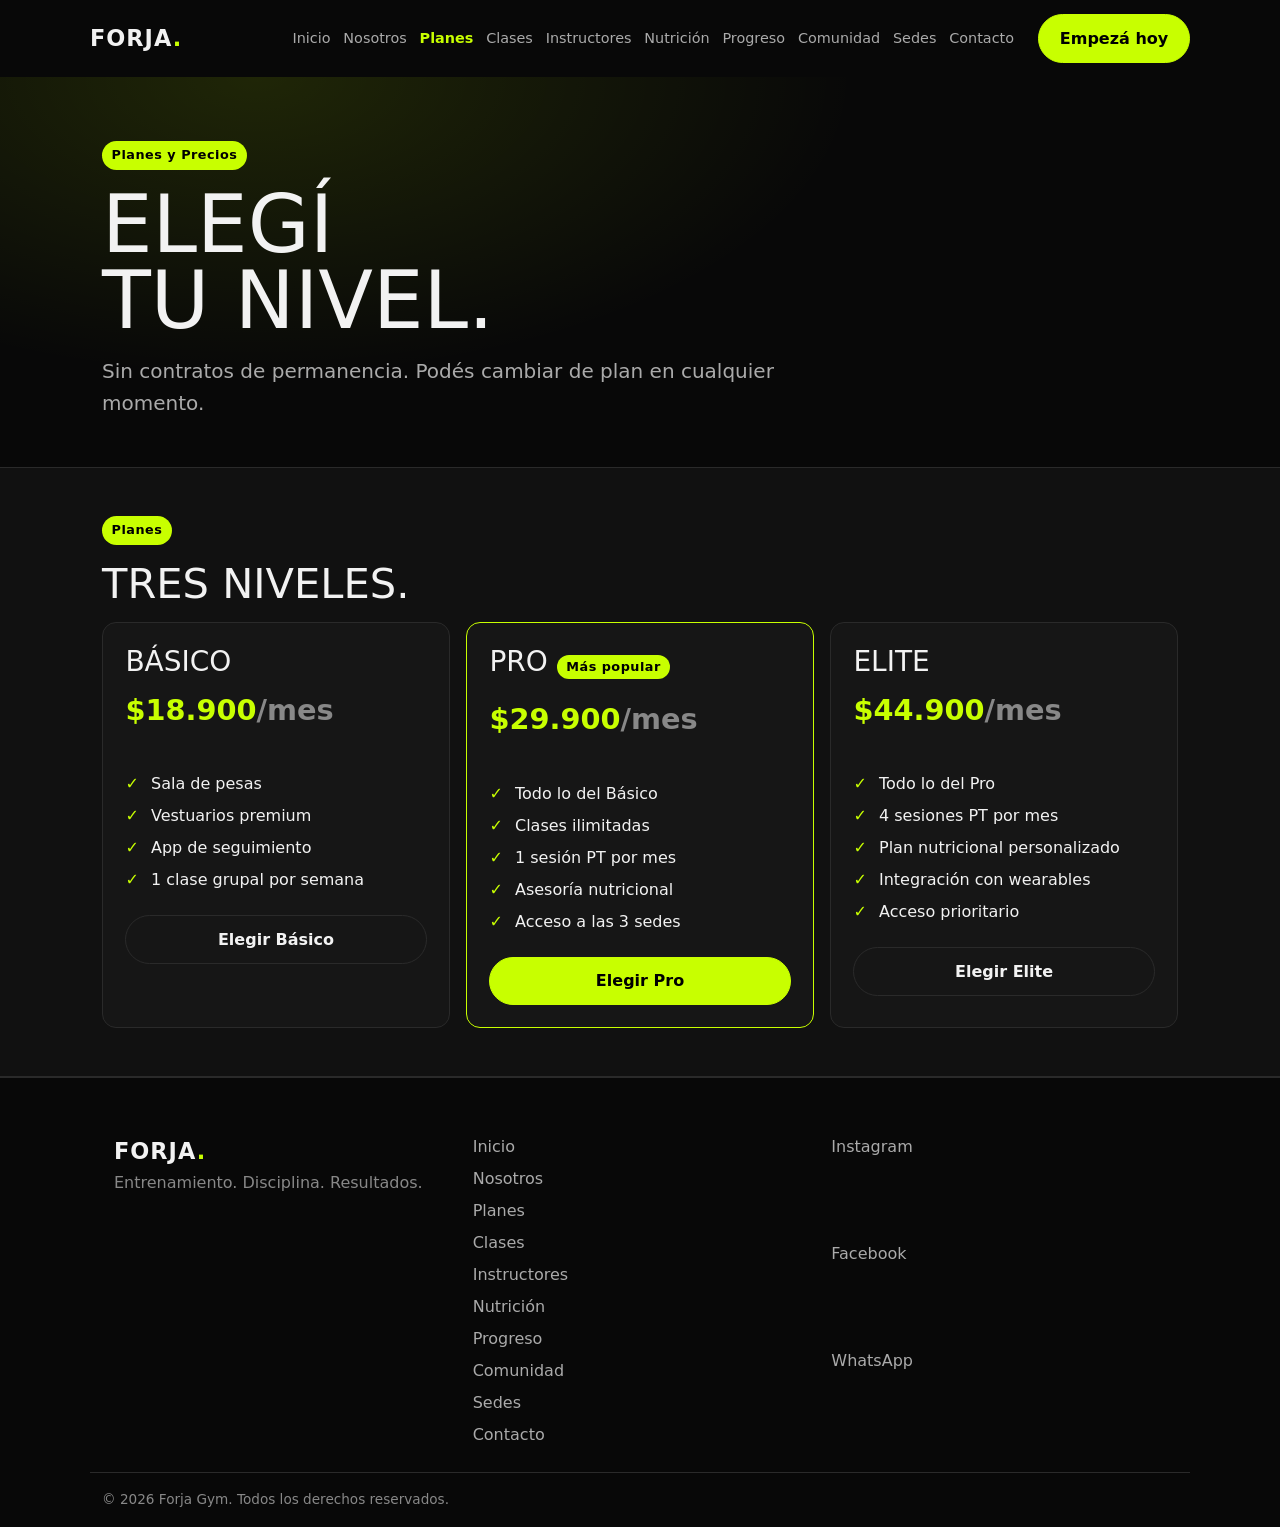
<file: planes.html>
<!doctype html>
<html lang="es">
  <head>
    <meta charset="UTF-8" />
    <meta name="viewport" content="width=device-width, initial-scale=1.0" />
    <meta name="description" content="Planes Básico, Pro y Elite de Forja Gym, sin contratos de permanencia." />
    <title>Planes y Precios - Forja Gym</title>
    <link href="css/bootstrap.min.css" rel="stylesheet" />
    <link rel="stylesheet" href="css/style.css" />
  </head>
  <body>
    <a class="skip-link" href="#contenido">Saltar al contenido principal</a>
    <header class="site-header">
      <div class="container header-inner">
        <a class="brand" href="index.html">FORJA<span class="brand-dot">.</span></a>
        <nav class="main-nav main-nav-wide" aria-label="Navegación principal">
          <a href="index.html">Inicio</a>
          <a href="nosotros.html">Nosotros</a>
          <a href="planes.html" class="active" aria-current="page">Planes</a>
          <a href="clases.html">Clases</a>
          <a href="instructores.html">Instructores</a>
          <a href="nutricion.html">Nutrición</a>
          <a href="progreso.html">Progreso</a>
          <a href="comunidad.html">Comunidad</a>
          <a href="sedes.html">Sedes</a>
          <a href="contacto.html">Contacto</a>
        </nav>
        <a class="btn btn-primary btn-cta" href="contacto.html">Empezá hoy</a>
        <button type="button" class="hamburger" aria-label="Abrir menú" aria-expanded="false">☰</button>
      </div>
      <nav class="mobile-menu" aria-label="Menú móvil">
        <a href="index.html">Inicio</a>
        <a href="nosotros.html">Nosotros</a>
        <a href="planes.html" class="active" aria-current="page">Planes</a>
        <a href="clases.html">Clases</a>
        <a href="instructores.html">Instructores</a>
        <a href="nutricion.html">Nutrición</a>
        <a href="progreso.html">Progreso</a>
        <a href="comunidad.html">Comunidad</a>
        <a href="sedes.html">Sedes</a>
        <a href="contacto.html">Contacto</a>
        <a class="btn btn-primary" href="contacto.html">Empezá hoy</a>
      </nav>
    </header>
    <main id="contenido">
      <section class="hero">
        <div class="container">
          <span class="kicker">Planes y Precios</span>
          <h1>ELEGÍ<br />TU NIVEL.</h1>
          <p class="lead">Sin contratos de permanencia. Podés cambiar de plan en cualquier momento.</p>
        </div>
      </section>
      <section class="section section-alt">
        <div class="container">
          <span class="kicker">Planes</span>
          <h2>TRES NIVELES.</h2>

          <div class="row g-3">
            <div class="col-md-4">
              <article class="card h-100">
                <h3>BÁSICO</h3>
                <p class="price">$18.900<span class="muted">/mes</span></p>
                <ul class="checklist">
                  <li>Sala de pesas</li>
                  <li>Vestuarios premium</li>
                  <li>App de seguimiento</li>
                  <li>1 clase grupal por semana</li>
                </ul>
                <a class="btn btn-ghost" href="contacto.html">Elegir Básico</a>
              </article>
            </div>
            <div class="col-md-4">
              <article class="card featured h-100">
                <h3>PRO <span class="kicker">Más popular</span></h3>
                <p class="price">$29.900<span class="muted">/mes</span></p>
                <ul class="checklist">
                  <li>Todo lo del Básico</li>
                  <li>Clases ilimitadas</li>
                  <li>1 sesión PT por mes</li>
                  <li>Asesoría nutricional</li>
                  <li>Acceso a las 3 sedes</li>
                </ul>
                <a class="btn btn-primary" href="contacto.html">Elegir Pro</a>
              </article>
            </div>
            <div class="col-md-4">
              <article class="card h-100">
                <h3>ELITE</h3>
                <p class="price">$44.900<span class="muted">/mes</span></p>
                <ul class="checklist">
                  <li>Todo lo del Pro</li>
                  <li>4 sesiones PT por mes</li>
                  <li>Plan nutricional personalizado</li>
                  <li>Integración con wearables</li>
                  <li>Acceso prioritario</li>
                </ul>
                <a class="btn btn-ghost" href="contacto.html">Elegir Elite</a>
              </article>
            </div>
          </div>
        </div>
      </section>
    </main>
    <footer class="site-footer">
      <div class="container footer-inner row g-4">
        <div class="col-md-4">
          <strong class="brand">FORJA<span class="brand-dot">.</span></strong>
          <p class="muted">Entrenamiento. Disciplina. Resultados.</p>
        </div>
        <nav class="col-md-4" aria-label="Navegación de pie">
          <a href="index.html">Inicio</a>
          <a href="nosotros.html">Nosotros</a>
          <a href="planes.html">Planes</a>
          <a href="clases.html">Clases</a>
          <a href="instructores.html">Instructores</a>
          <a href="nutricion.html">Nutrición</a>
          <a href="progreso.html">Progreso</a>
          <a href="comunidad.html">Comunidad</a>
          <a href="sedes.html">Sedes</a>
          <a href="contacto.html">Contacto</a>
        </nav>
        <div class="social col-md-4">
          <a href="#" aria-label="Instagram">Instagram</a>
          <a href="#" aria-label="Facebook">Facebook</a>
          <a href="#" aria-label="WhatsApp">WhatsApp</a>
        </div>
      </div>
      <div class="container footer-bottom">
        <p>© 2026 Forja Gym. Todos los derechos reservados.</p>
      </div>
    </footer>
    <script src="js/bootstrap.bundle.min.js"></script>
    <script src="js/main.js"></script>
  </body>
</html>
</file>
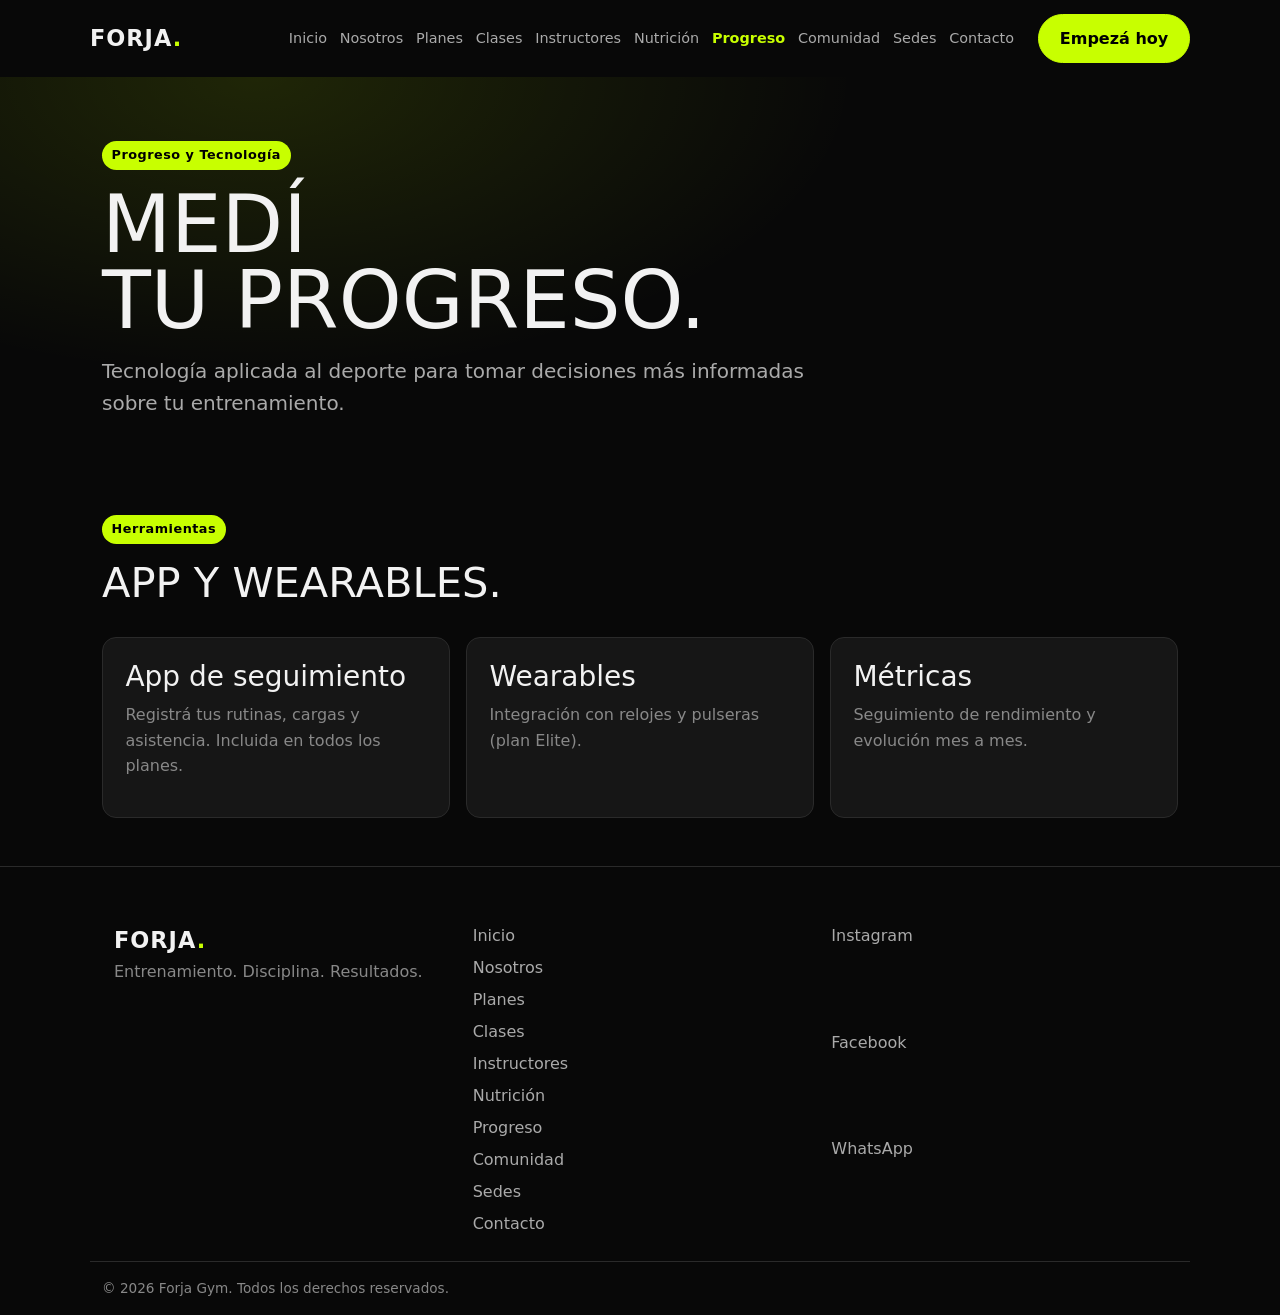
<file: progreso.html>
<!doctype html>
<html lang="es">
  <head>
    <meta charset="UTF-8" />
    <meta name="viewport" content="width=device-width, initial-scale=1.0" />
    <meta name="description" content="App de seguimiento e integración con wearables en Forja Gym." />
    <title>Progreso y Tecnología - Forja Gym</title>
    <link href="css/bootstrap.min.css" rel="stylesheet" />
    <link rel="stylesheet" href="css/style.css" />
  </head>
  <body>
    <a class="skip-link" href="#contenido">Saltar al contenido principal</a>
    <header class="site-header">
      <div class="container header-inner">
        <a class="brand" href="index.html">FORJA<span class="brand-dot">.</span></a>
        <nav class="main-nav main-nav-wide" aria-label="Navegación principal">
          <a href="index.html">Inicio</a>
          <a href="nosotros.html">Nosotros</a>
          <a href="planes.html">Planes</a>
          <a href="clases.html">Clases</a>
          <a href="instructores.html">Instructores</a>
          <a href="nutricion.html">Nutrición</a>
          <a href="progreso.html" class="active" aria-current="page">Progreso</a>
          <a href="comunidad.html">Comunidad</a>
          <a href="sedes.html">Sedes</a>
          <a href="contacto.html">Contacto</a>
        </nav>
        <a class="btn btn-primary btn-cta" href="contacto.html">Empezá hoy</a>
        <button type="button" class="hamburger" aria-label="Abrir menú" aria-expanded="false">☰</button>
      </div>
      <nav class="mobile-menu" aria-label="Menú móvil">
        <a href="index.html">Inicio</a>
        <a href="nosotros.html">Nosotros</a>
        <a href="planes.html">Planes</a>
        <a href="clases.html">Clases</a>
        <a href="instructores.html">Instructores</a>
        <a href="nutricion.html">Nutrición</a>
        <a href="progreso.html" class="active" aria-current="page">Progreso</a>
        <a href="comunidad.html">Comunidad</a>
        <a href="sedes.html">Sedes</a>
        <a href="contacto.html">Contacto</a>
        <a class="btn btn-primary" href="contacto.html">Empezá hoy</a>
      </nav>
    </header>
    <main id="contenido">
      <section class="hero">
        <div class="container">
          <span class="kicker">Progreso y Tecnología</span>
          <h1>MEDÍ<br />TU PROGRESO.</h1>
          <p class="lead">
            Tecnología aplicada al deporte para tomar decisiones más informadas sobre tu entrenamiento.
          </p>
        </div>
      </section>
      <section class="section">
        <div class="container">
          <span class="kicker">Herramientas</span>
          <h2>APP Y WEARABLES.</h2>

          <div class="row g-3 mt-2">
            <div class="col-md-4">
              <article class="card h-100">
                <h3>App de seguimiento</h3>
                <p class="muted">Registrá tus rutinas, cargas y asistencia. Incluida en todos los planes.</p>
              </article>
            </div>
            <div class="col-md-4">
              <article class="card h-100">
                <h3>Wearables</h3>
                <p class="muted">Integración con relojes y pulseras (plan Elite).</p>
              </article>
            </div>
            <div class="col-md-4">
              <article class="card h-100">
                <h3>Métricas</h3>
                <p class="muted">Seguimiento de rendimiento y evolución mes a mes.</p>
              </article>
            </div>
          </div>
        </div>
      </section>
    </main>
    <footer class="site-footer">
      <div class="container footer-inner row g-4">
        <div class="col-md-4">
          <strong class="brand">FORJA<span class="brand-dot">.</span></strong>
          <p class="muted">Entrenamiento. Disciplina. Resultados.</p>
        </div>
        <nav class="col-md-4" aria-label="Navegación de pie">
          <a href="index.html">Inicio</a>
          <a href="nosotros.html">Nosotros</a>
          <a href="planes.html">Planes</a>
          <a href="clases.html">Clases</a>
          <a href="instructores.html">Instructores</a>
          <a href="nutricion.html">Nutrición</a>
          <a href="progreso.html">Progreso</a>
          <a href="comunidad.html">Comunidad</a>
          <a href="sedes.html">Sedes</a>
          <a href="contacto.html">Contacto</a>
        </nav>
        <div class="social col-md-4">
          <a href="#" aria-label="Instagram">Instagram</a>
          <a href="#" aria-label="Facebook">Facebook</a>
          <a href="#" aria-label="WhatsApp">WhatsApp</a>
        </div>
      </div>
      <div class="container footer-bottom">
        <p>© 2026 Forja Gym. Todos los derechos reservados.</p>
      </div>
    </footer>
    <script src="js/bootstrap.bundle.min.js"></script>
    <script src="js/main.js"></script>
  </body>
</html>
</file>
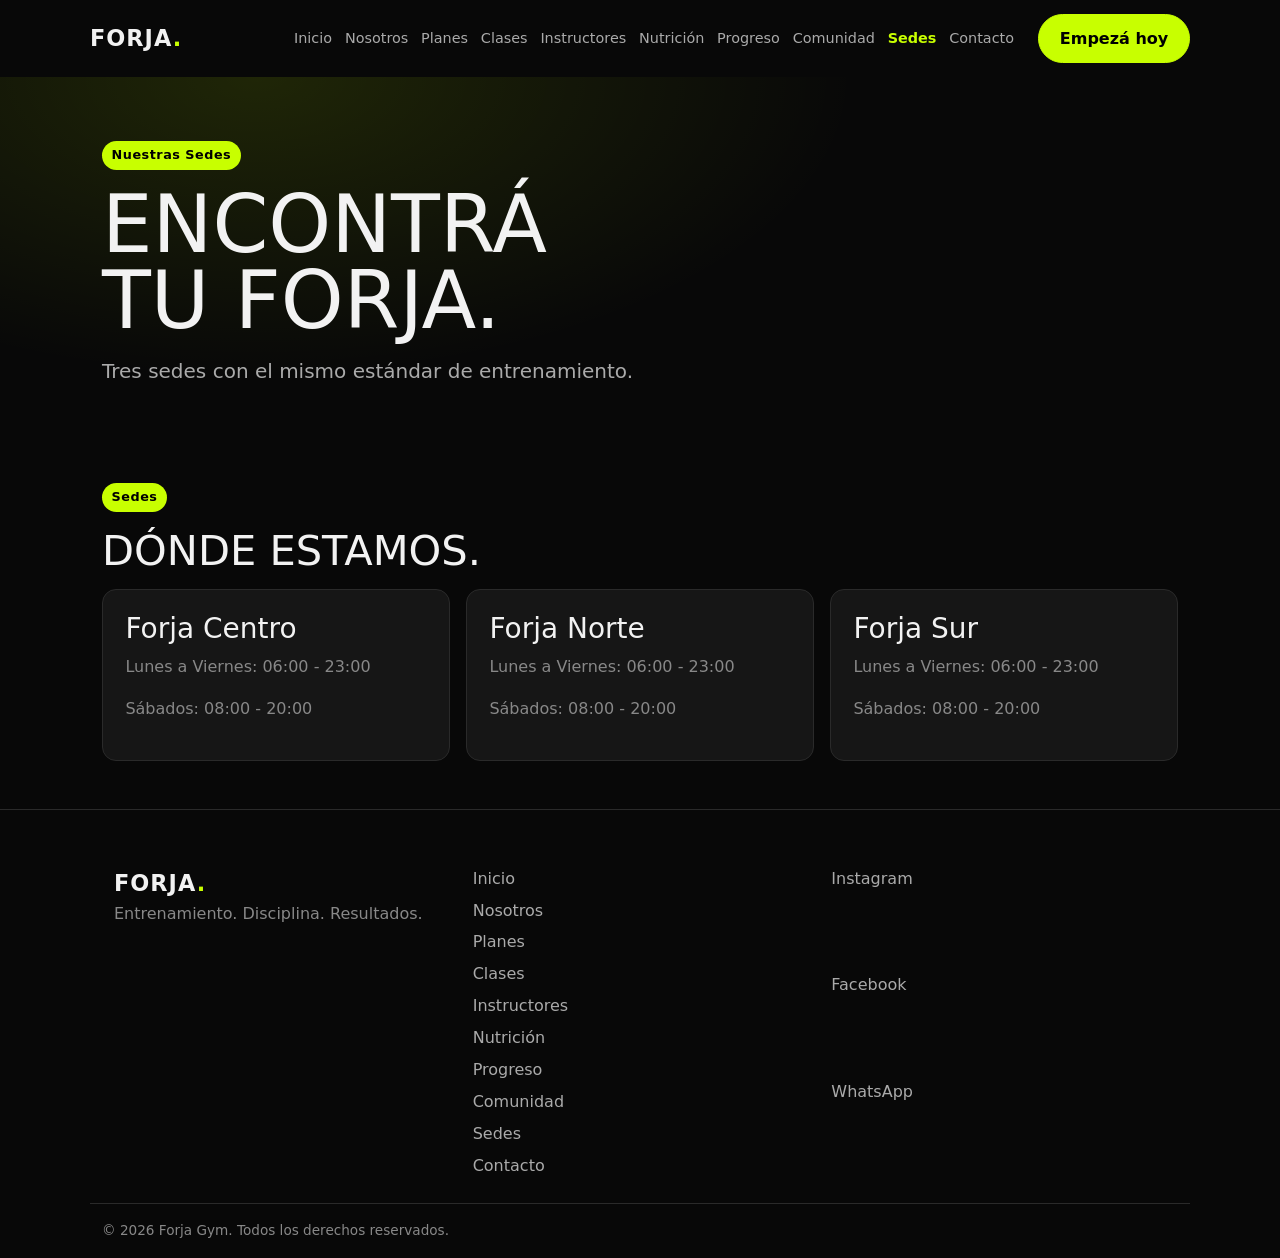
<file: sedes.html>
<!doctype html>
<html lang="es">
  <head>
    <meta charset="UTF-8" />
    <meta name="viewport" content="width=device-width, initial-scale=1.0" />
    <meta name="description" content="Sedes y horarios de Forja Centro, Norte y Sur." />
    <title>Sedes - Forja Gym</title>
    <link href="css/bootstrap.min.css" rel="stylesheet" />
    <link rel="stylesheet" href="css/style.css" />
  </head>
  <body>
    <a class="skip-link" href="#contenido">Saltar al contenido principal</a>
    <header class="site-header">
      <div class="container header-inner">
        <a class="brand" href="index.html">FORJA<span class="brand-dot">.</span></a>
        <nav class="main-nav main-nav-wide" aria-label="Navegación principal">
          <a href="index.html">Inicio</a>
          <a href="nosotros.html">Nosotros</a>
          <a href="planes.html">Planes</a>
          <a href="clases.html">Clases</a>
          <a href="instructores.html">Instructores</a>
          <a href="nutricion.html">Nutrición</a>
          <a href="progreso.html">Progreso</a>
          <a href="comunidad.html">Comunidad</a>
          <a href="sedes.html" class="active" aria-current="page">Sedes</a>
          <a href="contacto.html">Contacto</a>
        </nav>
        <a class="btn btn-primary btn-cta" href="contacto.html">Empezá hoy</a>
        <button type="button" class="hamburger" aria-label="Abrir menú" aria-expanded="false">☰</button>
      </div>
      <nav class="mobile-menu" aria-label="Menú móvil">
        <a href="index.html">Inicio</a>
        <a href="nosotros.html">Nosotros</a>
        <a href="planes.html">Planes</a>
        <a href="clases.html">Clases</a>
        <a href="instructores.html">Instructores</a>
        <a href="nutricion.html">Nutrición</a>
        <a href="progreso.html">Progreso</a>
        <a href="comunidad.html">Comunidad</a>
        <a href="sedes.html" class="active" aria-current="page">Sedes</a>
        <a href="contacto.html">Contacto</a>
        <a class="btn btn-primary" href="contacto.html">Empezá hoy</a>
      </nav>
    </header>
    <main id="contenido">
      <section class="hero">
        <div class="container">
          <span class="kicker">Nuestras Sedes</span>
          <h1>ENCONTRÁ<br />TU FORJA.</h1>
          <p class="lead">Tres sedes con el mismo estándar de entrenamiento.</p>
        </div>
      </section>
      <section class="section">
        <div class="container">
          <span class="kicker">Sedes</span>
          <h2>DÓNDE ESTAMOS.</h2>

          <div class="row g-3">
            <div class="col-md-4">
              <article class="card h-100">
                <h3>Forja Centro</h3>
                <p class="muted">Lunes a Viernes: 06:00 - 23:00</p>
                <p class="muted">Sábados: 08:00 - 20:00</p>
              </article>
            </div>
            <div class="col-md-4">
              <article class="card h-100">
                <h3>Forja Norte</h3>
                <p class="muted">Lunes a Viernes: 06:00 - 23:00</p>
                <p class="muted">Sábados: 08:00 - 20:00</p>
              </article>
            </div>
            <div class="col-md-4">
              <article class="card h-100">
                <h3>Forja Sur</h3>
                <p class="muted">Lunes a Viernes: 06:00 - 23:00</p>
                <p class="muted">Sábados: 08:00 - 20:00</p>
              </article>
            </div>
          </div>
        </div>
      </section>
    </main>
    <footer class="site-footer">
      <div class="container footer-inner row g-4">
        <div class="col-md-4">
          <strong class="brand">FORJA<span class="brand-dot">.</span></strong>
          <p class="muted">Entrenamiento. Disciplina. Resultados.</p>
        </div>
        <nav class="col-md-4" aria-label="Navegación de pie">
          <a href="index.html">Inicio</a>
          <a href="nosotros.html">Nosotros</a>
          <a href="planes.html">Planes</a>
          <a href="clases.html">Clases</a>
          <a href="instructores.html">Instructores</a>
          <a href="nutricion.html">Nutrición</a>
          <a href="progreso.html">Progreso</a>
          <a href="comunidad.html">Comunidad</a>
          <a href="sedes.html">Sedes</a>
          <a href="contacto.html">Contacto</a>
        </nav>
        <div class="social col-md-4">
          <a href="#" aria-label="Instagram">Instagram</a>
          <a href="#" aria-label="Facebook">Facebook</a>
          <a href="#" aria-label="WhatsApp">WhatsApp</a>
        </div>
      </div>
      <div class="container footer-bottom">
        <p>© 2026 Forja Gym. Todos los derechos reservados.</p>
      </div>
    </footer>
    <script src="js/bootstrap.bundle.min.js"></script>
    <script src="js/main.js"></script>
  </body>
</html>
</file>
<file: css/style.css>
:root {
  --bg: #080808;
  --surface: #111;
  --card: #161616;
  --border: #2a2a2a;
  --text: #f2f2f2;
  --text-dim: #aaa;
  --muted: #888;
  --acid: #c8ff00;
  --acid-dark: #9dcc00;
  --danger: #ff6b6b;
  --ok: #7dff9b;
  --info: #7cc4ff;
  --radius: 14px;
}

* {
  box-sizing: border-box;
}

html {
  scroll-behavior: smooth;
}

body {
  margin: 0;
  background: var(--bg);
  color: var(--text);
  font-family:
    system-ui,
    -apple-system,
    "Segoe UI",
    Roboto,
    Arial,
    sans-serif;
  line-height: 1.6;
}

a {
  color: inherit;
}

.container {
  width: min(1100px, 92%);
  margin: 0 auto;
}

.skip-link {
  position: absolute;
  left: -9999px;
  top: 0;
  background: var(--acid);
  color: #000;
  padding: 0.6rem 1rem;
  font-weight: 700;
  z-index: 100;
}

.skip-link:focus {
  left: 0.5rem;
  top: 0.5rem;
}

.site-header {
  position: static;
  z-index: 50;
  background: rgba(8, 8, 8, 0.95);
  backdrop-filter: blur(12px);
  border-bottom: 1px solid var(--border);
}

.header-inner {
  display: flex;
  align-items: center;
  gap: 1.5rem;
  padding: 0.9rem 0;
}

.brand {
  font-weight: 900;
  letter-spacing: 1px;
  text-decoration: none;
  font-size: 1.4rem;
}

.brand-dot {
  color: var(--acid);
}

.main-nav {
  display: flex;
  gap: 1rem;
  margin-left: auto;
}

.main-nav a {
  text-decoration: none;
  color: var(--text-dim);
}

.main-nav a:hover,
.main-nav a:focus-visible {
  color: var(--acid);
}

.main-nav a.active {
  color: var(--acid);
  font-weight: 800;
}

.mobile-menu a.active {
  color: var(--acid);
  font-weight: 800;
}

.hamburger {
  display: none;
  margin-left: auto;
  background: none;
  border: 1px solid var(--border);
  color: var(--text);
  border-radius: 8px;
  padding: 0.4rem 0.7rem;
  font-size: 1.2rem;
}

.mobile-menu {
  display: none;
  flex-direction: column;
  gap: 0.6rem;
  padding: 0 4% 1rem;
}

.mobile-menu.open {
  display: flex;
}

.mobile-menu a {
  text-decoration: none;
  padding: 0.3rem 0;
}

.hero {
  padding: 4rem 0 2rem;
  background: radial-gradient(600px 300px at 20% 0%, rgba(200, 255, 0, 0.12), transparent);
}

.hero h1 {
  font-size: clamp(2.8rem, 8vw, 5rem);
  line-height: 0.95;
  margin: 0.5rem 0 1rem;
}

.kicker {
  display: inline-block;
  color: #000;
  background: var(--acid);
  font-weight: 800;
  font-size: 0.8rem;
  letter-spacing: 0.5px;
  padding: 0.25rem 0.6rem;
  border-radius: 999px;
  margin-bottom: 0.6rem;
}

.lead {
  color: var(--text-dim);
  max-width: 60ch;
}

.hero-actions {
  display: flex;
  gap: 0.8rem;
  flex-wrap: wrap;
  margin: 1.2rem 0;
}

.btn {
  display: inline-block;
  text-decoration: none;
  border: 1px solid var(--border);
  border-radius: 999px;
  padding: 0.7rem 1.3rem;
  font-weight: 700;
  cursor: pointer;
  background: transparent;
  color: var(--text);
  font-size: 1rem;
}

.btn-primary {
  background: var(--acid);
  border-color: var(--acid);
  color: #000;
}
.btn-primary:hover {
  background: var(--acid-dark);
}
.btn-ghost:hover {
  border-color: var(--acid);
  color: var(--acid);
}

.stats {
  margin-top: 1.5rem;
}

.stats div {
  background: var(--card);
  border: 1px solid var(--border);
  border-radius: var(--radius);
  padding: 1rem;
  text-align: center;
}

.stats strong {
  display: block;
  font-size: 1.4rem;
  color: var(--acid);
}
.stats span {
  color: var(--muted);
  font-size: 0.9rem;
}

.section {
  padding: 3rem 0;
}
.section-alt {
  background: var(--surface);
  border-top: 1px solid var(--border);
  border-bottom: 1px solid var(--border);
}

.section h2 {
  font-size: clamp(1.8rem, 4vw, 2.6rem);
  line-height: 1.05;
  margin: 0.5rem 0 1rem;
}

.checklist {
  list-style: none;
  padding: 0;
  margin: 1rem 0;
}
.checklist li {
  padding-left: 1.6rem;
  position: relative;
  margin: 0.4rem 0;
}
.checklist li::before {
  content: "✓";
  position: absolute;
  left: 0;
  color: var(--acid);
  font-weight: 900;
}

.card {
  background: var(--card);
  color: var(--text);
  border: 1px solid var(--border);
  border-radius: var(--radius);
  padding: 1.4rem;
}

.muted {
  color: var(--muted);
}
.small {
  font-size: 0.85rem;
}

.plans,
.cards-grid {
  margin-top: 1.5rem;
}

.card.featured {
  border-color: var(--acid);
}
.card h2,
.card h3 {
  margin-top: 0;
}

.form {
  display: grid;
  gap: 1rem;
}

.field {
  display: grid;
  gap: 0.35rem;
}

.field label {
  font-weight: 700;
}

.field input,
.field select,
.field textarea {
  background: #0c0c0c;
  border: 1px solid var(--border);
  color: var(--text);
  border-radius: 10px;
  padding: 0.7rem 0.8rem;
  font-size: 1rem;
  width: 100%;
}

.field input:focus-visible,
.field select:focus-visible,
.field textarea:focus-visible,
.btn:focus-visible,
a:focus-visible {
  outline: 2px solid var(--acid);
  outline-offset: 2px;
}

.field-error {
  color: var(--danger);
  font-size: 0.85rem;
}

.form-actions {
  display: flex;
  gap: 0.8rem;
  flex-wrap: wrap;
}

.notice {
  border-radius: 10px;
  padding: 0.9rem 1rem;
  margin: 1rem 0;
  border: 1px solid var(--border);
}

.notice-success {
  border-color: var(--ok);
  background: rgba(125, 255, 155, 0.08);
}
.notice-error {
  border-color: var(--danger);
  background: rgba(255, 107, 107, 0.08);
}
.notice-info {
  border-color: var(--info);
  background: rgba(124, 196, 255, 0.08);
}

code {
  background: #000;
  border: 1px solid var(--border);
  padding: 0.1rem 0.35rem;
  border-radius: 6px;
}

.site-footer {
  padding: 2rem 0 1rem;
  border-top: 1px solid var(--border);
}

.footer-inner nav {
  display: grid;
  gap: 0.4rem;
}
.footer-inner nav a,
.social a {
  color: var(--text-dim);
  text-decoration: none;
}
.footer-inner nav a:hover,
.social a:hover {
  color: var(--acid);
}
.social {
  display: grid;
  gap: 0.4rem;
}

.footer-bottom {
  border-top: 1px solid var(--border);
  margin-top: 1.5rem;
  padding-top: 1rem;
}
.footer-bottom p {
  color: var(--muted);
  font-size: 0.85rem;
  margin: 0;
}

.btn-warning { border-color: #ffc107; color: #ffc107; }
.btn-danger { border-color: var(--danger); color: var(--danger); }
.btn-warning:hover { background: #ffc107; color: #000; }
.btn-danger:hover { background: var(--danger); color: #000; }
.btn-sm { padding: 0.3rem 0.8rem; font-size: 0.85rem; }
.table { --bs-table-bg: var(--card); }
.main-nav-wide {
  gap: 0.8rem;
  font-size: 0.9rem;
}
.price {
  font-size: 1.8rem;
  font-weight: 800;
  color: var(--acid);
}
.mobile-menu a {
  padding: 0.3rem 0;
}

@media (max-width: 1000px) {
  .main-nav-wide,
  .btn-cta {
    display: none;
  }
  .hamburger {
    display: block;
  }
}

@media (max-width: 640px) {
  .main-nav {
    display: none;
  }
  .header-inner .btn {
    display: none;
  }
  .hamburger {
    display: block;
  }
}
</file>
